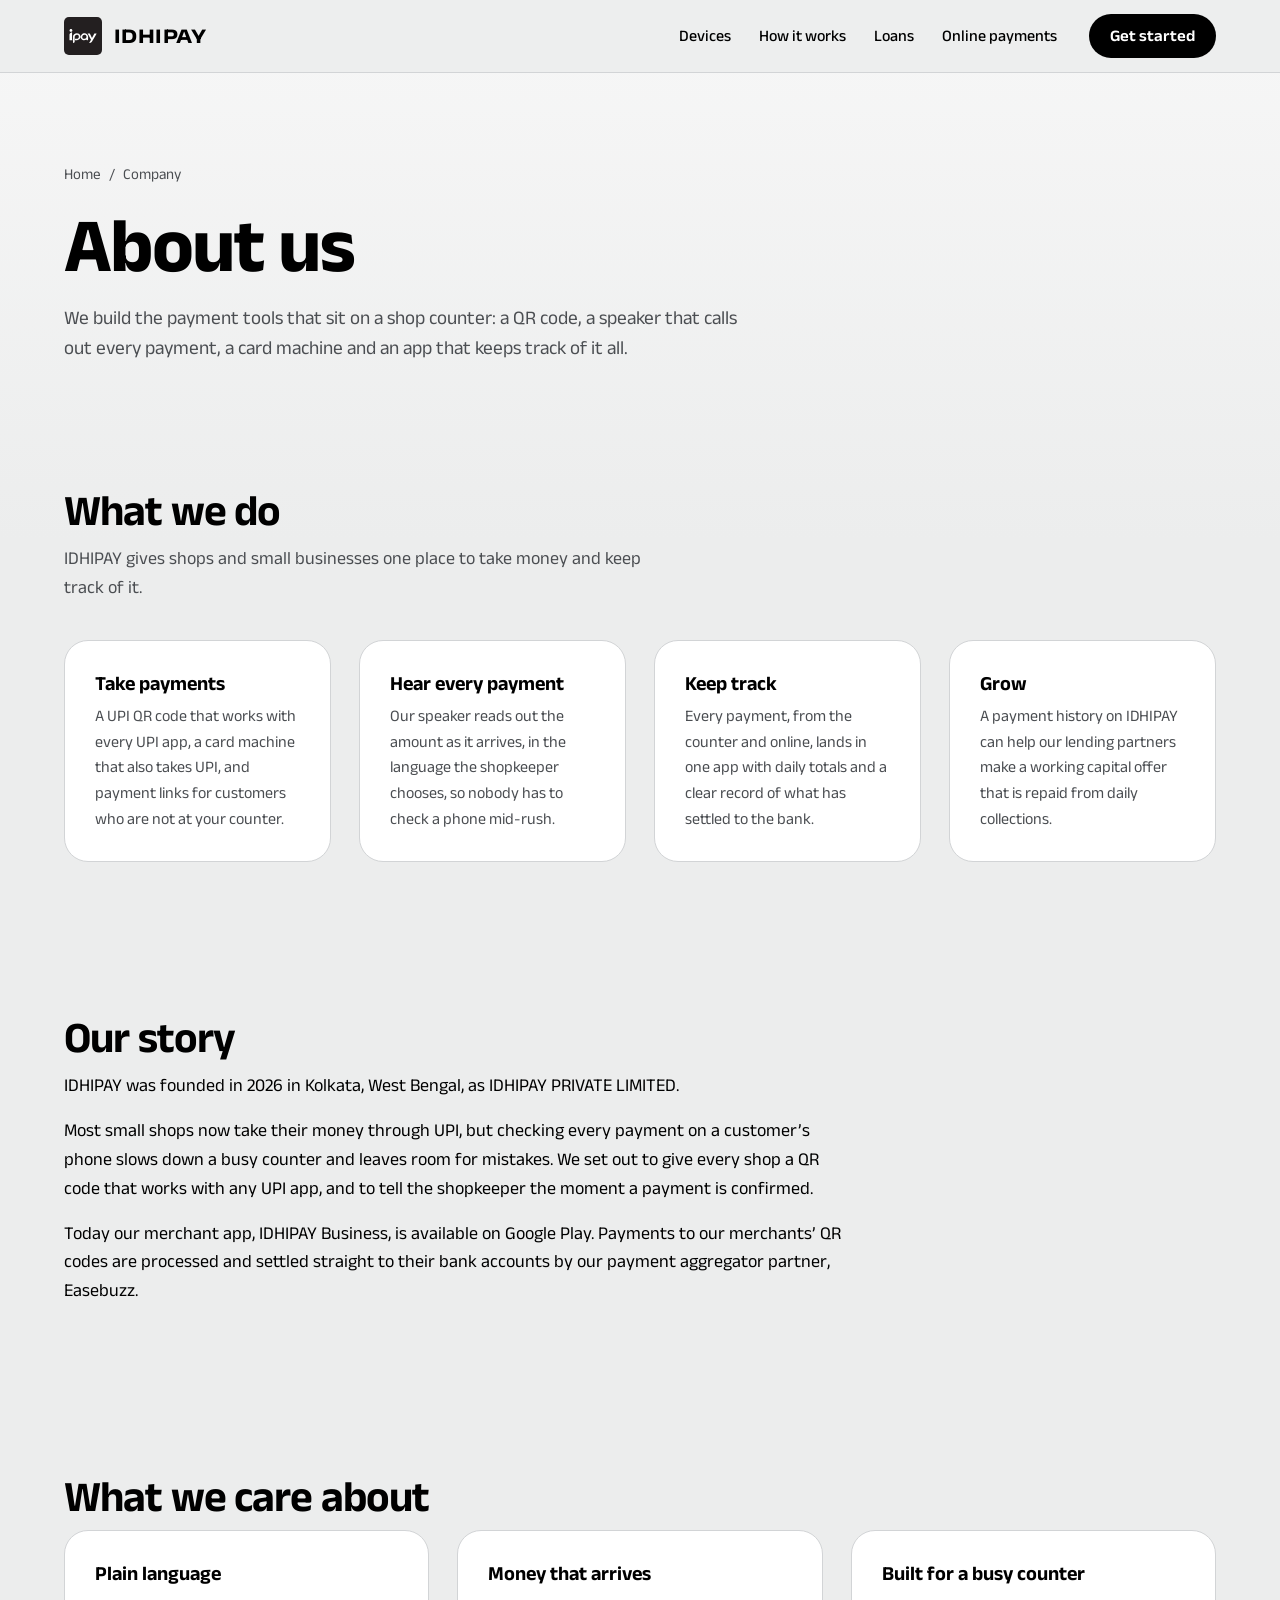
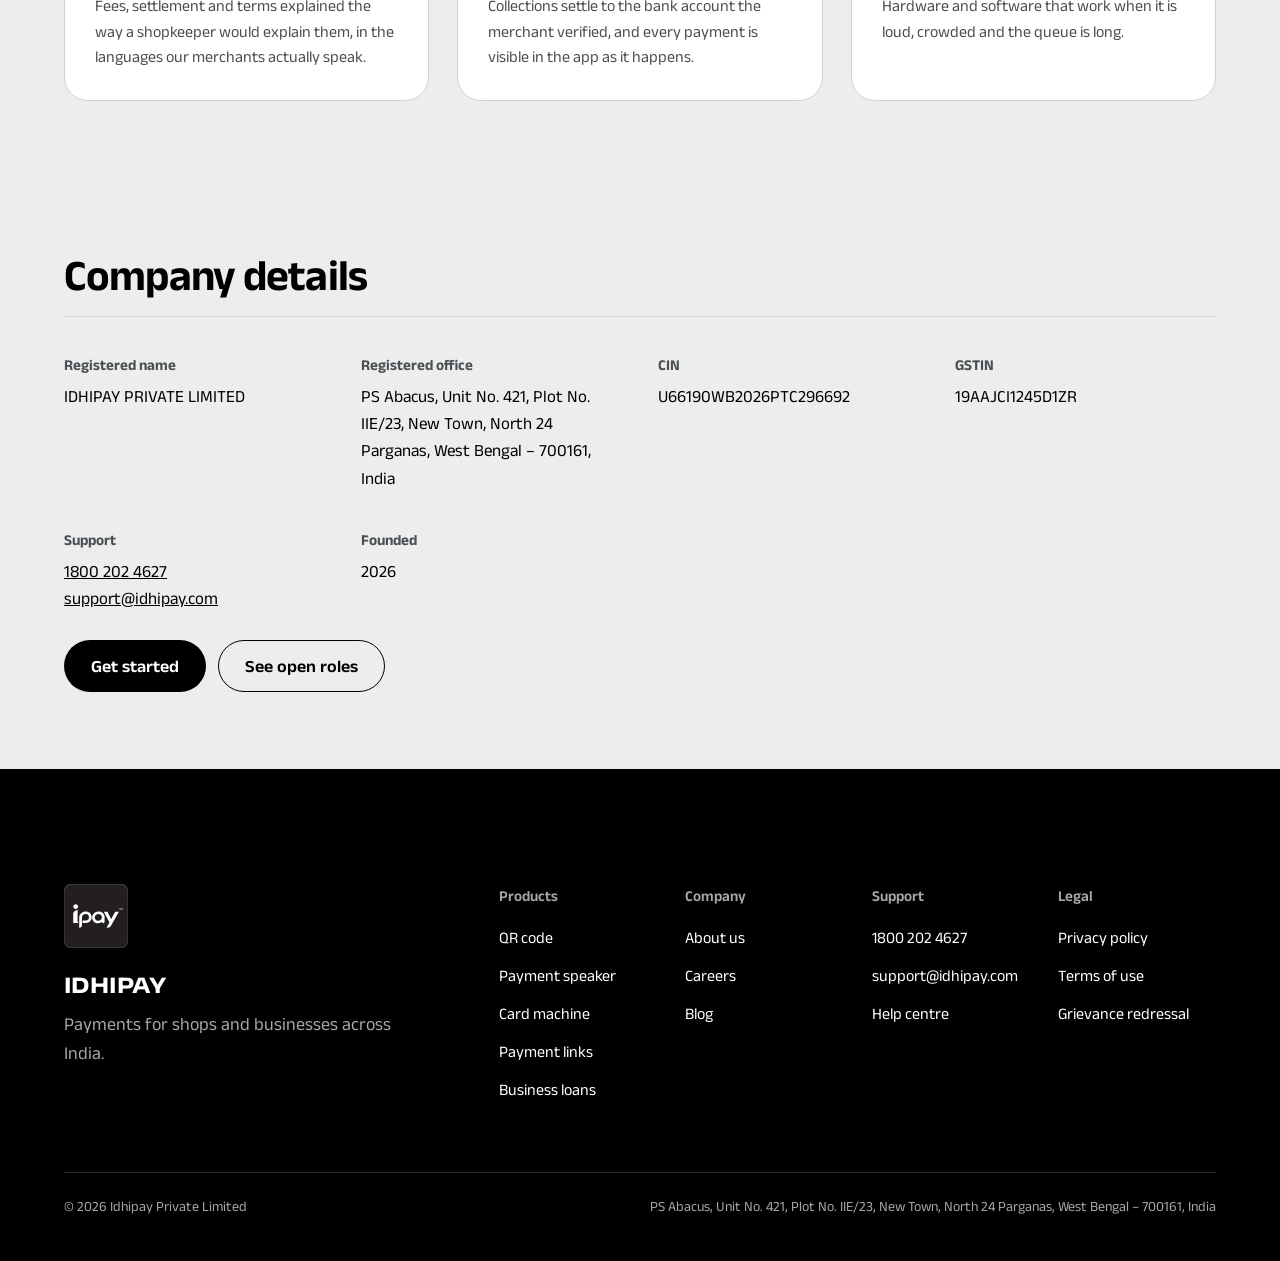
<file: about.html>
<!doctype html>
<html lang="en">
<head>
<meta charset="utf-8">
<meta name="viewport" content="width=device-width, initial-scale=1, viewport-fit=cover">
<title>About us | IDHIPAY</title>
<meta name="description" content="IDHIPAY builds payment tools for shops and small businesses across India.">
<link rel="icon" href="data:image/svg+xml,<svg xmlns='http://www.w3.org/2000/svg' viewBox='0 0 1410 1410'><rect width='1410' height='1410' rx='182' fill='%23231F20'/><path transform='translate(192 -574) scale(1.961)' fill='%23fff' d='M 209.14 860.72 C 205.42 860.73 203.52 858.34 203.52 855.18 L 203.44 660.57 C 203.42 640.03 210.84 621.24 225.87 607.27 C 230.65 602.84 235.6 598.67 241.43 595.44 L 296.24 565.04 C 296.96 564.64 299.26 565.26 299.63 566.01 L 299.32 660.2 L 299.41 821.96 C 299.42 837.82 307.95 849.45 320.23 860.46 Z M 209.14 860.72  M 311.34 497.12 C 311.34 526.63 287.42 550.54 257.91 550.54 C 228.4 550.54 204.47 526.63 204.47 497.12 C 204.47 467.6 228.4 443.68 257.91 443.68 C 287.42 443.68 311.34 467.6 311.34 497.12 '/></svg>" type="image/svg+xml">
<link rel="icon" href="[data-uri]" sizes="32x32" type="image/png">
<link rel="apple-touch-icon" href="[data-uri]" sizes="180x180">
<meta name="apple-mobile-web-app-title" content="IDHIPAY">
<meta name="theme-color" content="#ECEDED" media="(prefers-color-scheme: light)">
<meta name="theme-color" content="#121314" media="(prefers-color-scheme: dark)">
<link rel="preconnect" href="https://fonts.googleapis.com">
<link rel="preconnect" href="https://fonts.gstatic.com" crossorigin>
<link rel="stylesheet" href="https://fonts.googleapis.com/css2?family=Anek+Latin:wdth,wght@75..125,300..800&display=swap">
<link rel="stylesheet" href="page.css">
</head>
<body>
<svg width="0" height="0" style="position:absolute" aria-hidden="true" focusable="false">
  <defs>
    <symbol id="ipay-tile" viewBox="0 0 1410.09 1410.09">
      <rect width="1410.09" height="1410.09" rx="181.89" style="fill:var(--tile-bg,#231F20);stroke:var(--tile-stroke,transparent);stroke-width:28"/>
      <use href="#ipay-wordmark"/>
    </symbol>
    <symbol id="ipay-tile-lg" viewBox="0 0 1410.09 1410.09">
      <rect width="1410.09" height="1410.09" rx="181.89" style="fill:var(--tile-bg,#231F20);stroke:var(--tile-stroke,transparent);stroke-width:28"/>
      <use href="#ipay-wordmark"/>
      <use href="#ipay-tm"/>
    </symbol>
    <path id="ipay-wordmark" style="fill:var(--mark-fill,#fff)" d="M 1165.76 691.24 L 1094.48 816.56 L 1035.18 919.46 C 1020.17 945.52 992.55 962.21 963.05 965.06 L 942.24 965.45 C 941.13 965.47 939.13 964.43 938.61 963.63 C 938.01 962.72 937.75 960.34 938.51 959.03 L 1002.37 848.61 L 902.86 660.6 L 880.84 618.79 C 879.79 615.34 881.76 610.72 885.78 610.72 L 948.75 610.77 C 954.48 610.77 958.94 614.96 961.72 619.41 L 985.42 668.35 L 1038.14 778.38 L 1121.59 620.19 C 1124.64 614.4 1131.16 611.8 1136.86 610.77 L 1200.68 610.79 C 1202.48 610.79 1204.76 612.01 1205.56 613.11 C 1206.39 614.23 1207.11 617.34 1206.3 618.78 Z M 735.55 809.74 C 770.67 817.39 806.78 801.21 824.72 770.63 C 836.08 751.25 837.88 728.48 829.75 707.59 C 818.59 678.89 791.17 659.91 760.2 659.37 C 719.73 658.67 681.77 688.98 677.17 729.47 C 672.9 767.15 698.25 801.61 735.55 809.74 M 852.98 860.27 C 841.56 855.77 834.54 845.26 834.66 832.95 L 814.86 845.91 C 794.31 857.54 771.75 864.13 748.05 864.34 C 708.82 864.57 672.55 847.94 647.33 818.09 C 606.46 769.72 610.19 702.29 652.81 655.71 C 703.39 600.43 793.51 590.14 852.21 638.46 C 869.46 652.65 881.95 671.03 888.68 692.3 C 891.99 702.72 894.59 713.1 894.58 724.26 L 894.49 838.27 C 894.48 849.73 884.16 858.59 874.28 861.37 C 866.8 863.49 860.23 863.13 852.98 860.27 M 475.89 806.23 C 507.13 806.19 535.99 787.36 547.26 758.66 C 563.96 716.18 537.3 669.79 492.59 661.41 C 465.69 656.37 437.48 665.08 417.75 684.26 C 403.5 698.1 396.14 716.25 396.13 736.13 L 396.03 913.78 C 396.02 926.48 388.7 937 380.37 945.56 C 368.83 955.16 356.3 962.39 341.67 966.13 C 340.26 966.81 334.78 966.35 334.79 963.63 L 334.88 733.15 C 334.89 698.06 353.28 665.49 379.57 643.31 C 406.81 620.33 441.31 608.23 476.72 607.6 C 532.76 606.59 582.03 635.02 602.19 687.64 C 619.78 733.56 609.17 785.29 573.5 819.64 C 549.44 842.82 516.93 857.2 483.24 858.4 L 411.13 858.77 C 410.08 858.78 408.37 856.78 408.37 855.83 L 408.38 809.51 C 408.38 808.2 409.44 806.31 410.84 806.31 Z M 209.14 860.72 C 205.42 860.73 203.52 858.34 203.52 855.18 L 203.44 660.57 C 203.42 640.03 210.84 621.24 225.87 607.27 C 230.65 602.84 235.6 598.67 241.43 595.44 L 296.24 565.04 C 296.96 564.64 299.26 565.26 299.63 566.01 L 299.32 660.2 L 299.41 821.96 C 299.42 837.82 307.95 849.45 320.23 860.46 Z M 311.34 497.12 C 311.34 526.63 287.42 550.54 257.91 550.54 C 228.4 550.54 204.47 526.63 204.47 497.12 C 204.47 467.6 228.4 443.68 257.91 443.68 C 287.42 443.68 311.34 467.6 311.34 497.12"/>
    <path id="ipay-tm" style="fill:var(--mark-fill,#fff)" d="M 1289.46 532.33 L 1289.46 566.24 L 1281.57 566.24 L 1281.37 543.31 L 1271.84 566.24 L 1265.96 566.24 L 1256.52 542.83 L 1256.52 566.24 L 1248.72 566.24 L 1248.72 532.33 L 1259.89 532.33 L 1269.14 556.13 L 1278.87 532.33 Z M 1219.53 532.33 L 1243.13 532.33 L 1243.13 538.88 L 1235.52 538.88 L 1235.61 566.24 L 1226.95 566.24 L 1227.13 538.88 L 1219.53 538.88 Z"/>
  </defs>
</svg>
<header class="site-header">
  <nav class="nav" aria-label="Main">
    <a class="brand" href="index.html">
      <svg class="tile" viewBox="0 0 1410.09 1410.09" aria-hidden="true" focusable="false"><use href="#ipay-tile"/></svg>
      <span>IDHIPAY</span>
    </a>
    <ul class="nav-links">
      <li><a href="index.html#qr">Devices</a></li>
      <li><a href="index.html#how-it-works">How it works</a></li>
      <li><a href="index.html#loans">Loans</a></li>
      <li><a href="index.html#online">Online payments</a></li>
    </ul>
    <a class="btn nav-cta" href="index.html#start">Get started</a>
    <button class="menu-toggle" type="button" aria-expanded="false" aria-controls="mobile-menu" aria-label="Open menu">
      <svg class="i-open" width="24" height="24" viewBox="0 0 24 24" fill="none" stroke="currentColor" stroke-width="2" stroke-linecap="round" aria-hidden="true"><path d="M4 8h16M4 16h16"/></svg>
      <svg class="i-close" width="24" height="24" viewBox="0 0 24 24" fill="none" stroke="currentColor" stroke-width="2" stroke-linecap="round" aria-hidden="true"><path d="M6 6l12 12M18 6L6 18"/></svg>
    </button>
  </nav>
  <div class="mobile-menu" id="mobile-menu" hidden>
    <ul>
      <li><a href="index.html#qr">Devices</a></li>
      <li><a href="index.html#how-it-works">How it works</a></li>
      <li><a href="index.html#loans">Loans</a></li>
      <li><a href="index.html#online">Online payments</a></li>
      <li><a href="index.html#start">Get started</a></li>
    </ul>
  </div>
</header>
<main id="top">
  <section class="page-head">
    <div class="wrap">
      <p class="crumb"><a href="index.html">Home</a> <span aria-hidden="true">/</span> Company</p>
      <h1 class="page-title">About us</h1>
      <p class="page-lede">We build the payment tools that sit on a shop counter: a QR code, a speaker that calls out every payment, a card machine and an app that keeps track of it all.</p>
    </div>
  </section>
  <section class="section">
    <div class="wrap">
      <h2 class="section-title">What we do</h2>
      <p class="section-lede">IDHIPAY gives shops and small businesses one place to take money and keep track of it.</p>
      <ul class="cards" role="list">
        <li class="card"><h3>Take payments</h3><p>A UPI QR code that works with every UPI app, a card machine that also takes UPI, and payment links for customers who are not at your counter.</p></li>
        <li class="card"><h3>Hear every payment</h3><p>Our speaker reads out the amount as it arrives, in the language the shopkeeper chooses, so nobody has to check a phone mid-rush.</p></li>
        <li class="card"><h3>Keep track</h3><p>Every payment, from the counter and online, lands in one app with daily totals and a clear record of what has settled to the bank.</p></li>
        <li class="card"><h3>Grow</h3><p>A payment history on IDHIPAY can help our lending partners make a working capital offer that is repaid from daily collections.</p></li>
      </ul>
    </div>
  </section>

  <section class="section">
    <div class="wrap">
      <h2 class="section-title">Our story</h2>
      <div class="prose-body">
        <p>IDHIPAY was founded in 2026 in Kolkata, West Bengal, as IDHIPAY PRIVATE LIMITED.</p>
        <p>Most small shops now take their money through UPI, but checking every payment on a customer&rsquo;s phone slows down a busy counter and leaves room for mistakes. We set out to give every shop a QR code that works with any UPI app, and to tell the shopkeeper the moment a payment is confirmed.</p>
        <p>Today our merchant app, IDHIPAY Business, is available on Google Play. Payments to our merchants&rsquo; QR codes are processed and settled straight to their bank accounts by our payment aggregator partner, Easebuzz.</p>
      </div>
    </div>
  </section>

  <section class="section">
    <div class="wrap">
      <h2 class="section-title">What we care about</h2>
      <ul class="cards" role="list">
        <li class="card"><h3>Plain language</h3><p>Fees, settlement and terms explained the way a shopkeeper would explain them, in the languages our merchants actually speak.</p></li>
        <li class="card"><h3>Money that arrives</h3><p>Collections settle to the bank account the merchant verified, and every payment is visible in the app as it happens.</p></li>
        <li class="card"><h3>Built for a busy counter</h3><p>Hardware and software that work when it is loud, crowded and the queue is long.</p></li>
      </ul>
    </div>
  </section>

  <section class="section">
    <div class="wrap">
      <h2 class="section-title">Company details</h2>
      <dl class="facts">
        <div><dt>Registered name</dt><dd>IDHIPAY PRIVATE LIMITED</dd></div>
        <div><dt>Registered office</dt><dd>PS Abacus, Unit No. 421, Plot No. IIE/23, New Town, North 24 Parganas, West Bengal &ndash; 700161, India</dd></div>
        <div><dt>CIN</dt><dd>U66190WB2026PTC296692</dd></div>
        <div><dt>GSTIN</dt><dd>19AAJCI1245D1ZR</dd></div>
        <div><dt>Support</dt><dd><a href="tel:18002024627">1800 202 4627</a><br><a href="mailto:support@idhipay.com">support@idhipay.com</a></dd></div>
        <div><dt>Founded</dt><dd>2026</dd></div>
      </dl>
      <div class="contact-strip">
        <a class="btn" href="index.html#start">Get started</a>
        <a class="btn btn-ghost" href="careers.html">See open roles</a>
      </div>
    </div>
  </section>
</main>
<footer class="site-footer">
  <div class="wrap">
    <div class="footer-top">
      <div class="footer-brand">
        <svg class="tile" viewBox="0 0 1410.09 1410.09" aria-hidden="true" focusable="false"><use href="#ipay-tile-lg"/></svg>
        <p class="f-name">IDHIPAY</p>
        <p class="f-line">Payments for shops and businesses across India.</p>
      </div>
      <nav class="footer-cols" aria-label="Footer">
        <div>
          <h3>Products</h3>
          <ul>
            <li><a href="index.html#qr">QR code</a></li>
            <li><a href="index.html#speaker">Payment speaker</a></li>
            <li><a href="index.html#card-machine">Card machine</a></li>
            <li><a href="index.html#online">Payment links</a></li>
            <li><a href="index.html#loans">Business loans</a></li>
          </ul>
        </div>
        <div>
          <h3>Company</h3>
          <ul>
            <li><a href="about.html">About us</a></li>
            <li><a href="careers.html">Careers</a></li>
            <li><a href="blog.html">Blog</a></li>
          </ul>
        </div>
        <div>
          <h3>Support</h3>
          <ul>
            <li><a href="tel:18002024627">1800 202 4627</a></li>
            <li><a href="mailto:support@idhipay.com">support@idhipay.com</a></li>
            <li><a href="grievance.html">Help centre</a></li>
          </ul>
        </div>
        <div>
          <h3>Legal</h3>
          <ul>
            <li><a href="privacy.html">Privacy policy</a></li>
            <li><a href="terms.html">Terms of use</a></li>
            <li><a href="grievance.html">Grievance redressal</a></li>
          </ul>
        </div>
      </nav>
    </div>
    <div class="f-legal">
      <p>&copy; 2026 Idhipay Private Limited</p>
      <address>PS Abacus, Unit No. 421, Plot No. IIE/23, New Town, North 24 Parganas, West Bengal &ndash; 700161, India</address>
    </div>
  </div>
</footer>
<script>
(() => {
  const btn = document.querySelector('.menu-toggle');
  const menu = document.getElementById('mobile-menu');
  const set = open => {
    btn.setAttribute('aria-expanded', String(open));
    btn.setAttribute('aria-label', open ? 'Close menu' : 'Open menu');
    menu.hidden = !open;
  };
  btn.addEventListener('click', () => set(btn.getAttribute('aria-expanded') !== 'true'));
  document.addEventListener('keydown', e => {
    if (e.key === 'Escape' && btn.getAttribute('aria-expanded') === 'true') { set(false); btn.focus(); }
  });
})();
</script>
</body>
</html>
</file>
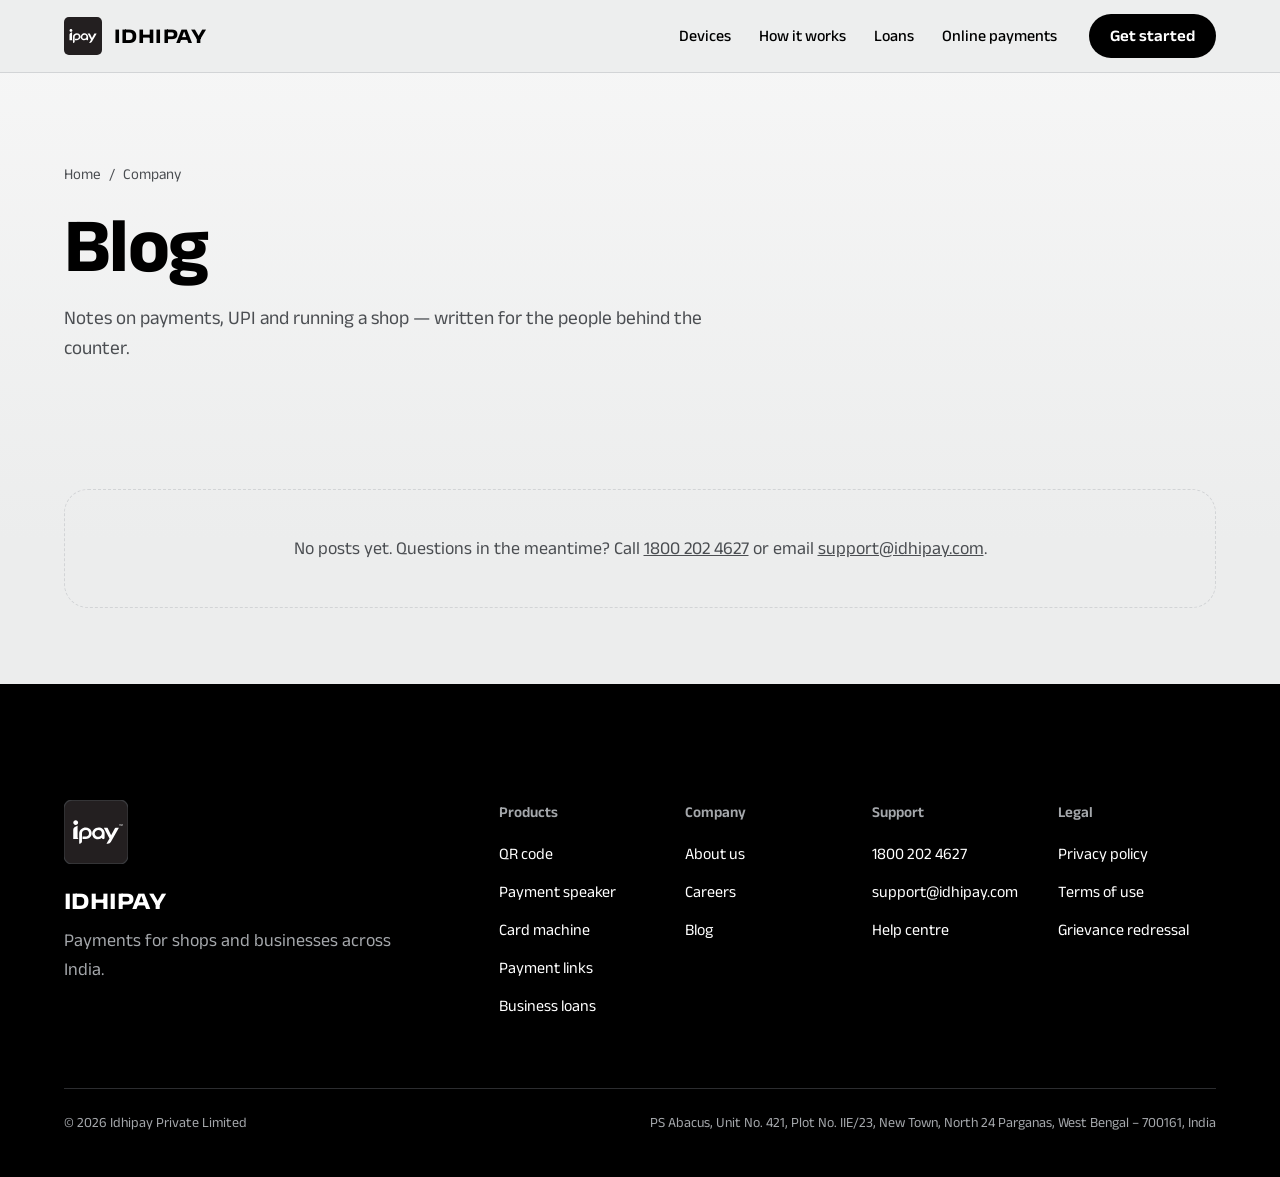
<file: blog.html>
<!doctype html>
<html lang="en">
<head>
<meta charset="utf-8">
<meta name="viewport" content="width=device-width, initial-scale=1, viewport-fit=cover">
<title>Blog | IDHIPAY</title>
<meta name="description" content="Notes on payments, UPI and running a business from the IDHIPAY team.">
<link rel="icon" href="data:image/svg+xml,<svg xmlns='http://www.w3.org/2000/svg' viewBox='0 0 1410 1410'><rect width='1410' height='1410' rx='182' fill='%23231F20'/><path transform='translate(192 -574) scale(1.961)' fill='%23fff' d='M 209.14 860.72 C 205.42 860.73 203.52 858.34 203.52 855.18 L 203.44 660.57 C 203.42 640.03 210.84 621.24 225.87 607.27 C 230.65 602.84 235.6 598.67 241.43 595.44 L 296.24 565.04 C 296.96 564.64 299.26 565.26 299.63 566.01 L 299.32 660.2 L 299.41 821.96 C 299.42 837.82 307.95 849.45 320.23 860.46 Z M 209.14 860.72  M 311.34 497.12 C 311.34 526.63 287.42 550.54 257.91 550.54 C 228.4 550.54 204.47 526.63 204.47 497.12 C 204.47 467.6 228.4 443.68 257.91 443.68 C 287.42 443.68 311.34 467.6 311.34 497.12 '/></svg>" type="image/svg+xml">
<link rel="icon" href="[data-uri]" sizes="32x32" type="image/png">
<link rel="apple-touch-icon" href="[data-uri]" sizes="180x180">
<meta name="apple-mobile-web-app-title" content="IDHIPAY">
<meta name="theme-color" content="#ECEDED" media="(prefers-color-scheme: light)">
<meta name="theme-color" content="#121314" media="(prefers-color-scheme: dark)">
<link rel="preconnect" href="https://fonts.googleapis.com">
<link rel="preconnect" href="https://fonts.gstatic.com" crossorigin>
<link rel="stylesheet" href="https://fonts.googleapis.com/css2?family=Anek+Latin:wdth,wght@75..125,300..800&display=swap">
<link rel="stylesheet" href="page.css">
</head>
<body>
<svg width="0" height="0" style="position:absolute" aria-hidden="true" focusable="false">
  <defs>
    <symbol id="ipay-tile" viewBox="0 0 1410.09 1410.09">
      <rect width="1410.09" height="1410.09" rx="181.89" style="fill:var(--tile-bg,#231F20);stroke:var(--tile-stroke,transparent);stroke-width:28"/>
      <use href="#ipay-wordmark"/>
    </symbol>
    <symbol id="ipay-tile-lg" viewBox="0 0 1410.09 1410.09">
      <rect width="1410.09" height="1410.09" rx="181.89" style="fill:var(--tile-bg,#231F20);stroke:var(--tile-stroke,transparent);stroke-width:28"/>
      <use href="#ipay-wordmark"/>
      <use href="#ipay-tm"/>
    </symbol>
    <path id="ipay-wordmark" style="fill:var(--mark-fill,#fff)" d="M 1165.76 691.24 L 1094.48 816.56 L 1035.18 919.46 C 1020.17 945.52 992.55 962.21 963.05 965.06 L 942.24 965.45 C 941.13 965.47 939.13 964.43 938.61 963.63 C 938.01 962.72 937.75 960.34 938.51 959.03 L 1002.37 848.61 L 902.86 660.6 L 880.84 618.79 C 879.79 615.34 881.76 610.72 885.78 610.72 L 948.75 610.77 C 954.48 610.77 958.94 614.96 961.72 619.41 L 985.42 668.35 L 1038.14 778.38 L 1121.59 620.19 C 1124.64 614.4 1131.16 611.8 1136.86 610.77 L 1200.68 610.79 C 1202.48 610.79 1204.76 612.01 1205.56 613.11 C 1206.39 614.23 1207.11 617.34 1206.3 618.78 Z M 735.55 809.74 C 770.67 817.39 806.78 801.21 824.72 770.63 C 836.08 751.25 837.88 728.48 829.75 707.59 C 818.59 678.89 791.17 659.91 760.2 659.37 C 719.73 658.67 681.77 688.98 677.17 729.47 C 672.9 767.15 698.25 801.61 735.55 809.74 M 852.98 860.27 C 841.56 855.77 834.54 845.26 834.66 832.95 L 814.86 845.91 C 794.31 857.54 771.75 864.13 748.05 864.34 C 708.82 864.57 672.55 847.94 647.33 818.09 C 606.46 769.72 610.19 702.29 652.81 655.71 C 703.39 600.43 793.51 590.14 852.21 638.46 C 869.46 652.65 881.95 671.03 888.68 692.3 C 891.99 702.72 894.59 713.1 894.58 724.26 L 894.49 838.27 C 894.48 849.73 884.16 858.59 874.28 861.37 C 866.8 863.49 860.23 863.13 852.98 860.27 M 475.89 806.23 C 507.13 806.19 535.99 787.36 547.26 758.66 C 563.96 716.18 537.3 669.79 492.59 661.41 C 465.69 656.37 437.48 665.08 417.75 684.26 C 403.5 698.1 396.14 716.25 396.13 736.13 L 396.03 913.78 C 396.02 926.48 388.7 937 380.37 945.56 C 368.83 955.16 356.3 962.39 341.67 966.13 C 340.26 966.81 334.78 966.35 334.79 963.63 L 334.88 733.15 C 334.89 698.06 353.28 665.49 379.57 643.31 C 406.81 620.33 441.31 608.23 476.72 607.6 C 532.76 606.59 582.03 635.02 602.19 687.64 C 619.78 733.56 609.17 785.29 573.5 819.64 C 549.44 842.82 516.93 857.2 483.24 858.4 L 411.13 858.77 C 410.08 858.78 408.37 856.78 408.37 855.83 L 408.38 809.51 C 408.38 808.2 409.44 806.31 410.84 806.31 Z M 209.14 860.72 C 205.42 860.73 203.52 858.34 203.52 855.18 L 203.44 660.57 C 203.42 640.03 210.84 621.24 225.87 607.27 C 230.65 602.84 235.6 598.67 241.43 595.44 L 296.24 565.04 C 296.96 564.64 299.26 565.26 299.63 566.01 L 299.32 660.2 L 299.41 821.96 C 299.42 837.82 307.95 849.45 320.23 860.46 Z M 311.34 497.12 C 311.34 526.63 287.42 550.54 257.91 550.54 C 228.4 550.54 204.47 526.63 204.47 497.12 C 204.47 467.6 228.4 443.68 257.91 443.68 C 287.42 443.68 311.34 467.6 311.34 497.12"/>
    <path id="ipay-tm" style="fill:var(--mark-fill,#fff)" d="M 1289.46 532.33 L 1289.46 566.24 L 1281.57 566.24 L 1281.37 543.31 L 1271.84 566.24 L 1265.96 566.24 L 1256.52 542.83 L 1256.52 566.24 L 1248.72 566.24 L 1248.72 532.33 L 1259.89 532.33 L 1269.14 556.13 L 1278.87 532.33 Z M 1219.53 532.33 L 1243.13 532.33 L 1243.13 538.88 L 1235.52 538.88 L 1235.61 566.24 L 1226.95 566.24 L 1227.13 538.88 L 1219.53 538.88 Z"/>
  </defs>
</svg>
<header class="site-header">
  <nav class="nav" aria-label="Main">
    <a class="brand" href="index.html">
      <svg class="tile" viewBox="0 0 1410.09 1410.09" aria-hidden="true" focusable="false"><use href="#ipay-tile"/></svg>
      <span>IDHIPAY</span>
    </a>
    <ul class="nav-links">
      <li><a href="index.html#qr">Devices</a></li>
      <li><a href="index.html#how-it-works">How it works</a></li>
      <li><a href="index.html#loans">Loans</a></li>
      <li><a href="index.html#online">Online payments</a></li>
    </ul>
    <a class="btn nav-cta" href="index.html#start">Get started</a>
    <button class="menu-toggle" type="button" aria-expanded="false" aria-controls="mobile-menu" aria-label="Open menu">
      <svg class="i-open" width="24" height="24" viewBox="0 0 24 24" fill="none" stroke="currentColor" stroke-width="2" stroke-linecap="round" aria-hidden="true"><path d="M4 8h16M4 16h16"/></svg>
      <svg class="i-close" width="24" height="24" viewBox="0 0 24 24" fill="none" stroke="currentColor" stroke-width="2" stroke-linecap="round" aria-hidden="true"><path d="M6 6l12 12M18 6L6 18"/></svg>
    </button>
  </nav>
  <div class="mobile-menu" id="mobile-menu" hidden>
    <ul>
      <li><a href="index.html#qr">Devices</a></li>
      <li><a href="index.html#how-it-works">How it works</a></li>
      <li><a href="index.html#loans">Loans</a></li>
      <li><a href="index.html#online">Online payments</a></li>
      <li><a href="index.html#start">Get started</a></li>
    </ul>
  </div>
</header>
<main id="top">
  <section class="page-head">
    <div class="wrap">
      <p class="crumb"><a href="index.html">Home</a> <span aria-hidden="true">/</span> Company</p>
      <h1 class="page-title">Blog</h1>
      <p class="page-lede">Notes on payments, UPI and running a shop &mdash; written for the people behind the counter.</p>
    </div>
  </section>
  <section class="section">
    <div class="wrap">
      <p class="empty">No posts yet. Questions in the meantime? Call <a href="tel:18002024627">1800 202 4627</a> or email <a href="mailto:support@idhipay.com">support@idhipay.com</a>.</p>
    </div>
  </section>
</main>
<footer class="site-footer">
  <div class="wrap">
    <div class="footer-top">
      <div class="footer-brand">
        <svg class="tile" viewBox="0 0 1410.09 1410.09" aria-hidden="true" focusable="false"><use href="#ipay-tile-lg"/></svg>
        <p class="f-name">IDHIPAY</p>
        <p class="f-line">Payments for shops and businesses across India.</p>
      </div>
      <nav class="footer-cols" aria-label="Footer">
        <div>
          <h3>Products</h3>
          <ul>
            <li><a href="index.html#qr">QR code</a></li>
            <li><a href="index.html#speaker">Payment speaker</a></li>
            <li><a href="index.html#card-machine">Card machine</a></li>
            <li><a href="index.html#online">Payment links</a></li>
            <li><a href="index.html#loans">Business loans</a></li>
          </ul>
        </div>
        <div>
          <h3>Company</h3>
          <ul>
            <li><a href="about.html">About us</a></li>
            <li><a href="careers.html">Careers</a></li>
            <li><a href="blog.html">Blog</a></li>
          </ul>
        </div>
        <div>
          <h3>Support</h3>
          <ul>
            <li><a href="tel:18002024627">1800 202 4627</a></li>
            <li><a href="mailto:support@idhipay.com">support@idhipay.com</a></li>
            <li><a href="grievance.html">Help centre</a></li>
          </ul>
        </div>
        <div>
          <h3>Legal</h3>
          <ul>
            <li><a href="privacy.html">Privacy policy</a></li>
            <li><a href="terms.html">Terms of use</a></li>
            <li><a href="grievance.html">Grievance redressal</a></li>
          </ul>
        </div>
      </nav>
    </div>
    <div class="f-legal">
      <p>&copy; 2026 Idhipay Private Limited</p>
      <address>PS Abacus, Unit No. 421, Plot No. IIE/23, New Town, North 24 Parganas, West Bengal &ndash; 700161, India</address>
    </div>
  </div>
</footer>
<script>
(() => {
  const btn = document.querySelector('.menu-toggle');
  const menu = document.getElementById('mobile-menu');
  const set = open => {
    btn.setAttribute('aria-expanded', String(open));
    btn.setAttribute('aria-label', open ? 'Close menu' : 'Open menu');
    menu.hidden = !open;
  };
  btn.addEventListener('click', () => set(btn.getAttribute('aria-expanded') !== 'true'));
  document.addEventListener('keydown', e => {
    if (e.key === 'Escape' && btn.getAttribute('aria-expanded') === 'true') { set(false); btn.focus(); }
  });
})();
</script>
</body>
</html>
</file>
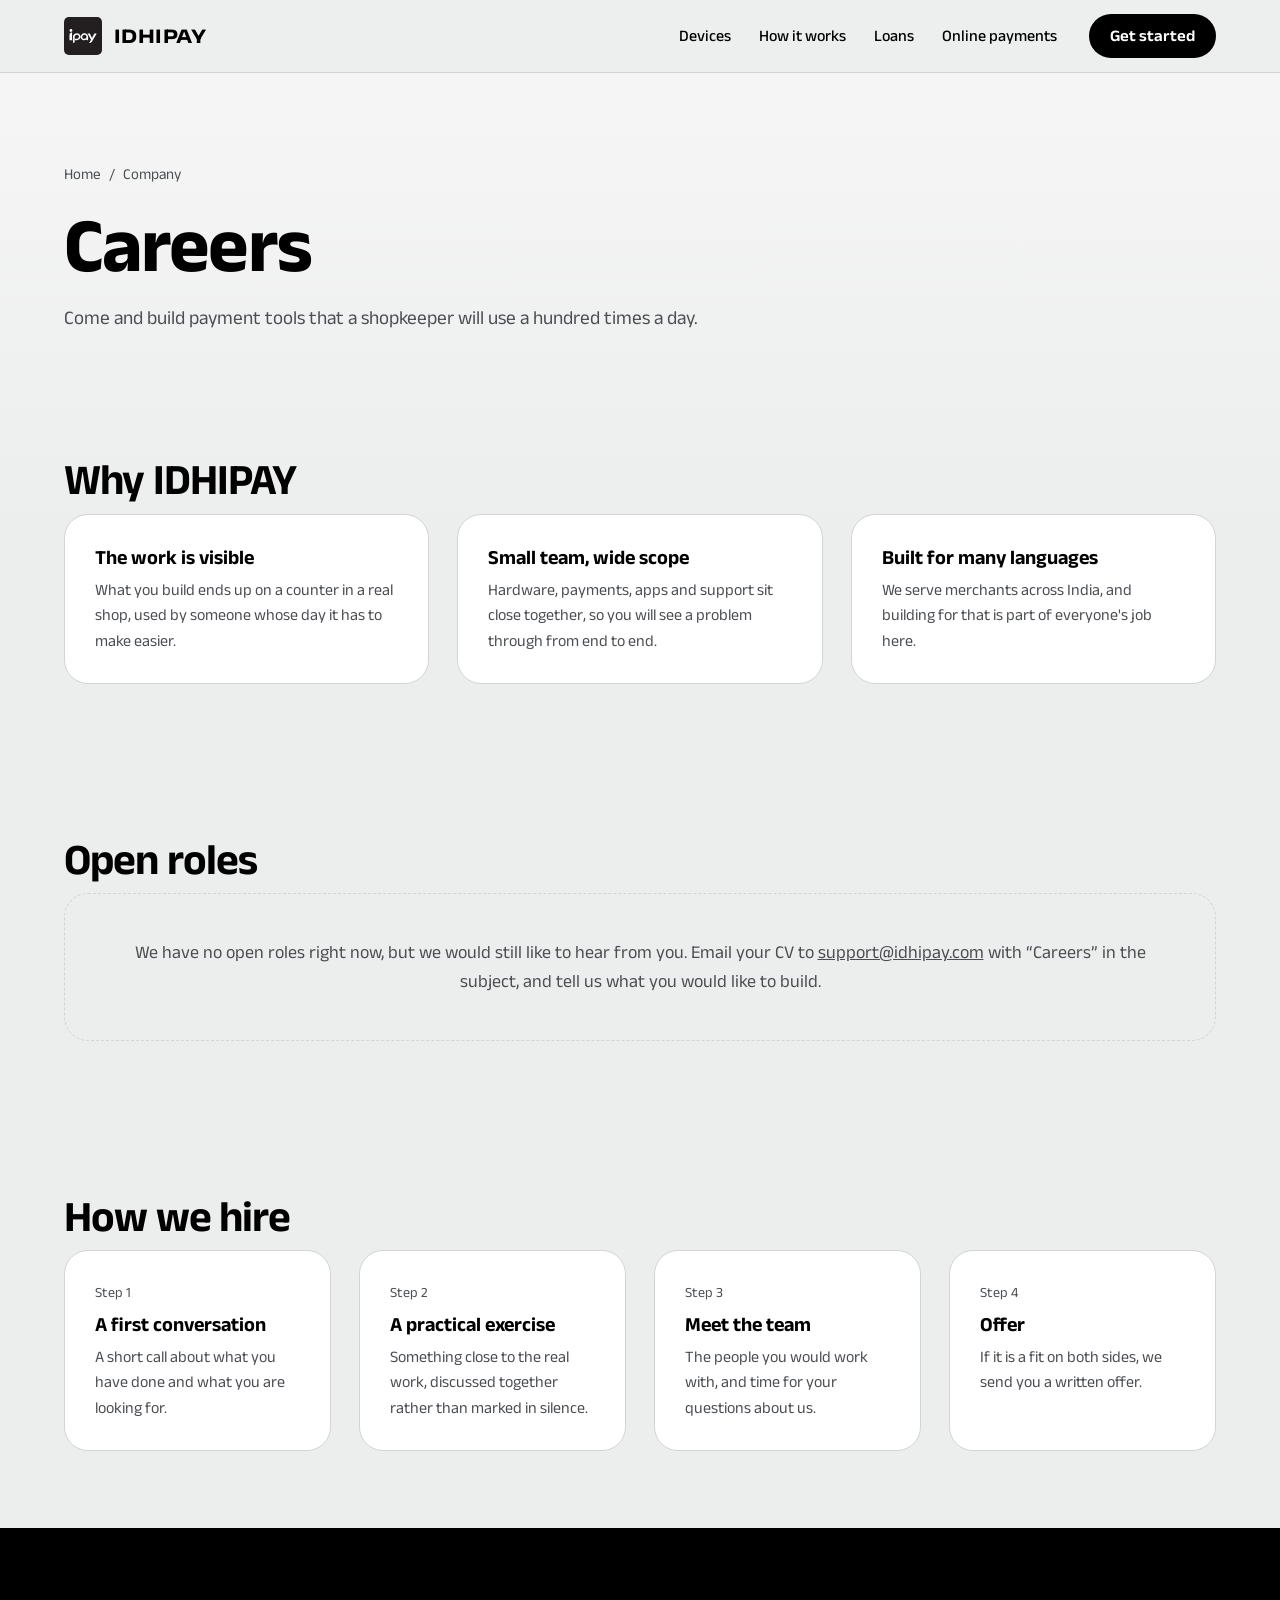
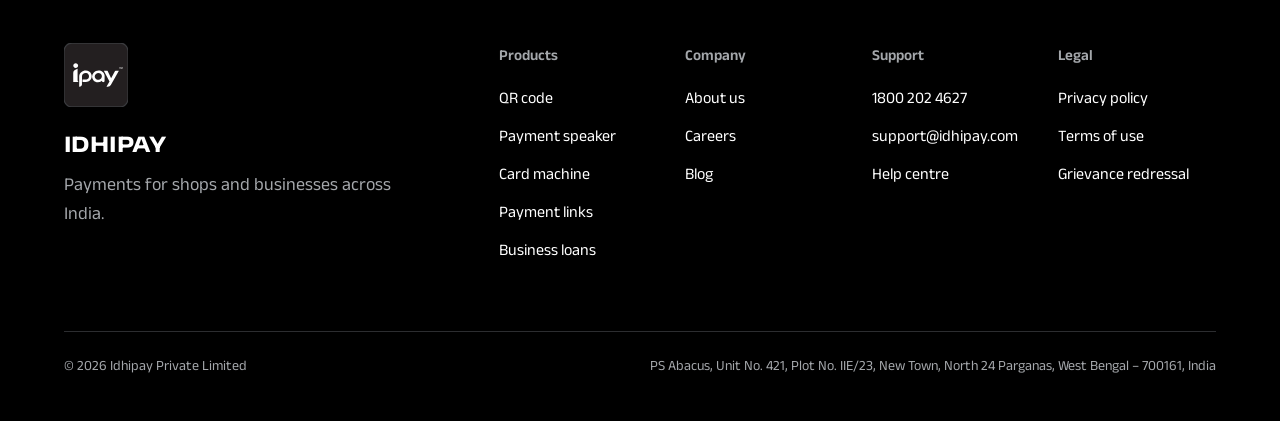
<file: careers.html>
<!doctype html>
<html lang="en">
<head>
<meta charset="utf-8">
<meta name="viewport" content="width=device-width, initial-scale=1, viewport-fit=cover">
<title>Careers | IDHIPAY</title>
<meta name="description" content="Open roles at IDHIPAY and how we hire.">
<link rel="icon" href="data:image/svg+xml,<svg xmlns='http://www.w3.org/2000/svg' viewBox='0 0 1410 1410'><rect width='1410' height='1410' rx='182' fill='%23231F20'/><path transform='translate(192 -574) scale(1.961)' fill='%23fff' d='M 209.14 860.72 C 205.42 860.73 203.52 858.34 203.52 855.18 L 203.44 660.57 C 203.42 640.03 210.84 621.24 225.87 607.27 C 230.65 602.84 235.6 598.67 241.43 595.44 L 296.24 565.04 C 296.96 564.64 299.26 565.26 299.63 566.01 L 299.32 660.2 L 299.41 821.96 C 299.42 837.82 307.95 849.45 320.23 860.46 Z M 209.14 860.72  M 311.34 497.12 C 311.34 526.63 287.42 550.54 257.91 550.54 C 228.4 550.54 204.47 526.63 204.47 497.12 C 204.47 467.6 228.4 443.68 257.91 443.68 C 287.42 443.68 311.34 467.6 311.34 497.12 '/></svg>" type="image/svg+xml">
<link rel="icon" href="[data-uri]" sizes="32x32" type="image/png">
<link rel="apple-touch-icon" href="[data-uri]" sizes="180x180">
<meta name="apple-mobile-web-app-title" content="IDHIPAY">
<meta name="theme-color" content="#ECEDED" media="(prefers-color-scheme: light)">
<meta name="theme-color" content="#121314" media="(prefers-color-scheme: dark)">
<link rel="preconnect" href="https://fonts.googleapis.com">
<link rel="preconnect" href="https://fonts.gstatic.com" crossorigin>
<link rel="stylesheet" href="https://fonts.googleapis.com/css2?family=Anek+Latin:wdth,wght@75..125,300..800&display=swap">
<link rel="stylesheet" href="page.css">
</head>
<body>
<svg width="0" height="0" style="position:absolute" aria-hidden="true" focusable="false">
  <defs>
    <symbol id="ipay-tile" viewBox="0 0 1410.09 1410.09">
      <rect width="1410.09" height="1410.09" rx="181.89" style="fill:var(--tile-bg,#231F20);stroke:var(--tile-stroke,transparent);stroke-width:28"/>
      <use href="#ipay-wordmark"/>
    </symbol>
    <symbol id="ipay-tile-lg" viewBox="0 0 1410.09 1410.09">
      <rect width="1410.09" height="1410.09" rx="181.89" style="fill:var(--tile-bg,#231F20);stroke:var(--tile-stroke,transparent);stroke-width:28"/>
      <use href="#ipay-wordmark"/>
      <use href="#ipay-tm"/>
    </symbol>
    <path id="ipay-wordmark" style="fill:var(--mark-fill,#fff)" d="M 1165.76 691.24 L 1094.48 816.56 L 1035.18 919.46 C 1020.17 945.52 992.55 962.21 963.05 965.06 L 942.24 965.45 C 941.13 965.47 939.13 964.43 938.61 963.63 C 938.01 962.72 937.75 960.34 938.51 959.03 L 1002.37 848.61 L 902.86 660.6 L 880.84 618.79 C 879.79 615.34 881.76 610.72 885.78 610.72 L 948.75 610.77 C 954.48 610.77 958.94 614.96 961.72 619.41 L 985.42 668.35 L 1038.14 778.38 L 1121.59 620.19 C 1124.64 614.4 1131.16 611.8 1136.86 610.77 L 1200.68 610.79 C 1202.48 610.79 1204.76 612.01 1205.56 613.11 C 1206.39 614.23 1207.11 617.34 1206.3 618.78 Z M 735.55 809.74 C 770.67 817.39 806.78 801.21 824.72 770.63 C 836.08 751.25 837.88 728.48 829.75 707.59 C 818.59 678.89 791.17 659.91 760.2 659.37 C 719.73 658.67 681.77 688.98 677.17 729.47 C 672.9 767.15 698.25 801.61 735.55 809.74 M 852.98 860.27 C 841.56 855.77 834.54 845.26 834.66 832.95 L 814.86 845.91 C 794.31 857.54 771.75 864.13 748.05 864.34 C 708.82 864.57 672.55 847.94 647.33 818.09 C 606.46 769.72 610.19 702.29 652.81 655.71 C 703.39 600.43 793.51 590.14 852.21 638.46 C 869.46 652.65 881.95 671.03 888.68 692.3 C 891.99 702.72 894.59 713.1 894.58 724.26 L 894.49 838.27 C 894.48 849.73 884.16 858.59 874.28 861.37 C 866.8 863.49 860.23 863.13 852.98 860.27 M 475.89 806.23 C 507.13 806.19 535.99 787.36 547.26 758.66 C 563.96 716.18 537.3 669.79 492.59 661.41 C 465.69 656.37 437.48 665.08 417.75 684.26 C 403.5 698.1 396.14 716.25 396.13 736.13 L 396.03 913.78 C 396.02 926.48 388.7 937 380.37 945.56 C 368.83 955.16 356.3 962.39 341.67 966.13 C 340.26 966.81 334.78 966.35 334.79 963.63 L 334.88 733.15 C 334.89 698.06 353.28 665.49 379.57 643.31 C 406.81 620.33 441.31 608.23 476.72 607.6 C 532.76 606.59 582.03 635.02 602.19 687.64 C 619.78 733.56 609.17 785.29 573.5 819.64 C 549.44 842.82 516.93 857.2 483.24 858.4 L 411.13 858.77 C 410.08 858.78 408.37 856.78 408.37 855.83 L 408.38 809.51 C 408.38 808.2 409.44 806.31 410.84 806.31 Z M 209.14 860.72 C 205.42 860.73 203.52 858.34 203.52 855.18 L 203.44 660.57 C 203.42 640.03 210.84 621.24 225.87 607.27 C 230.65 602.84 235.6 598.67 241.43 595.44 L 296.24 565.04 C 296.96 564.64 299.26 565.26 299.63 566.01 L 299.32 660.2 L 299.41 821.96 C 299.42 837.82 307.95 849.45 320.23 860.46 Z M 311.34 497.12 C 311.34 526.63 287.42 550.54 257.91 550.54 C 228.4 550.54 204.47 526.63 204.47 497.12 C 204.47 467.6 228.4 443.68 257.91 443.68 C 287.42 443.68 311.34 467.6 311.34 497.12"/>
    <path id="ipay-tm" style="fill:var(--mark-fill,#fff)" d="M 1289.46 532.33 L 1289.46 566.24 L 1281.57 566.24 L 1281.37 543.31 L 1271.84 566.24 L 1265.96 566.24 L 1256.52 542.83 L 1256.52 566.24 L 1248.72 566.24 L 1248.72 532.33 L 1259.89 532.33 L 1269.14 556.13 L 1278.87 532.33 Z M 1219.53 532.33 L 1243.13 532.33 L 1243.13 538.88 L 1235.52 538.88 L 1235.61 566.24 L 1226.95 566.24 L 1227.13 538.88 L 1219.53 538.88 Z"/>
  </defs>
</svg>
<header class="site-header">
  <nav class="nav" aria-label="Main">
    <a class="brand" href="index.html">
      <svg class="tile" viewBox="0 0 1410.09 1410.09" aria-hidden="true" focusable="false"><use href="#ipay-tile"/></svg>
      <span>IDHIPAY</span>
    </a>
    <ul class="nav-links">
      <li><a href="index.html#qr">Devices</a></li>
      <li><a href="index.html#how-it-works">How it works</a></li>
      <li><a href="index.html#loans">Loans</a></li>
      <li><a href="index.html#online">Online payments</a></li>
    </ul>
    <a class="btn nav-cta" href="index.html#start">Get started</a>
    <button class="menu-toggle" type="button" aria-expanded="false" aria-controls="mobile-menu" aria-label="Open menu">
      <svg class="i-open" width="24" height="24" viewBox="0 0 24 24" fill="none" stroke="currentColor" stroke-width="2" stroke-linecap="round" aria-hidden="true"><path d="M4 8h16M4 16h16"/></svg>
      <svg class="i-close" width="24" height="24" viewBox="0 0 24 24" fill="none" stroke="currentColor" stroke-width="2" stroke-linecap="round" aria-hidden="true"><path d="M6 6l12 12M18 6L6 18"/></svg>
    </button>
  </nav>
  <div class="mobile-menu" id="mobile-menu" hidden>
    <ul>
      <li><a href="index.html#qr">Devices</a></li>
      <li><a href="index.html#how-it-works">How it works</a></li>
      <li><a href="index.html#loans">Loans</a></li>
      <li><a href="index.html#online">Online payments</a></li>
      <li><a href="index.html#start">Get started</a></li>
    </ul>
  </div>
</header>
<main id="top">
  <section class="page-head">
    <div class="wrap">
      <p class="crumb"><a href="index.html">Home</a> <span aria-hidden="true">/</span> Company</p>
      <h1 class="page-title">Careers</h1>
      <p class="page-lede">Come and build payment tools that a shopkeeper will use a hundred times a day.</p>
    </div>
  </section>
  <section class="section">
    <div class="wrap">
      <h2 class="section-title">Why IDHIPAY</h2>
      <ul class="cards" role="list">
        <li class="card"><h3>The work is visible</h3><p>What you build ends up on a counter in a real shop, used by someone whose day it has to make easier.</p></li>
        <li class="card"><h3>Small team, wide scope</h3><p>Hardware, payments, apps and support sit close together, so you will see a problem through from end to end.</p></li>
        <li class="card"><h3>Built for many languages</h3><p>We serve merchants across India, and building for that is part of everyone's job here.</p></li>
      </ul>
    </div>
  </section>

  <section class="section">
    <div class="wrap">
      <h2 class="section-title">Open roles</h2>
      <p class="empty">We have no open roles right now, but we would still like to hear from you. Email your CV to <a href="mailto:support@idhipay.com?subject=Careers">support@idhipay.com</a> with &ldquo;Careers&rdquo; in the subject, and tell us what you would like to build.</p>
    </div>
  </section>

  <section class="section">
    <div class="wrap">
      <h2 class="section-title">How we hire</h2>
      <ul class="cards" role="list">
        <li class="card"><span class="card-meta">Step 1</span><h3>A first conversation</h3><p>A short call about what you have done and what you are looking for.</p></li>
        <li class="card"><span class="card-meta">Step 2</span><h3>A practical exercise</h3><p>Something close to the real work, discussed together rather than marked in silence.</p></li>
        <li class="card"><span class="card-meta">Step 3</span><h3>Meet the team</h3><p>The people you would work with, and time for your questions about us.</p></li>
        <li class="card"><span class="card-meta">Step 4</span><h3>Offer</h3><p>If it is a fit on both sides, we send you a written offer.</p></li>
      </ul>
    </div>
  </section>
</main>
<footer class="site-footer">
  <div class="wrap">
    <div class="footer-top">
      <div class="footer-brand">
        <svg class="tile" viewBox="0 0 1410.09 1410.09" aria-hidden="true" focusable="false"><use href="#ipay-tile-lg"/></svg>
        <p class="f-name">IDHIPAY</p>
        <p class="f-line">Payments for shops and businesses across India.</p>
      </div>
      <nav class="footer-cols" aria-label="Footer">
        <div>
          <h3>Products</h3>
          <ul>
            <li><a href="index.html#qr">QR code</a></li>
            <li><a href="index.html#speaker">Payment speaker</a></li>
            <li><a href="index.html#card-machine">Card machine</a></li>
            <li><a href="index.html#online">Payment links</a></li>
            <li><a href="index.html#loans">Business loans</a></li>
          </ul>
        </div>
        <div>
          <h3>Company</h3>
          <ul>
            <li><a href="about.html">About us</a></li>
            <li><a href="careers.html">Careers</a></li>
            <li><a href="blog.html">Blog</a></li>
          </ul>
        </div>
        <div>
          <h3>Support</h3>
          <ul>
            <li><a href="tel:18002024627">1800 202 4627</a></li>
            <li><a href="mailto:support@idhipay.com">support@idhipay.com</a></li>
            <li><a href="grievance.html">Help centre</a></li>
          </ul>
        </div>
        <div>
          <h3>Legal</h3>
          <ul>
            <li><a href="privacy.html">Privacy policy</a></li>
            <li><a href="terms.html">Terms of use</a></li>
            <li><a href="grievance.html">Grievance redressal</a></li>
          </ul>
        </div>
      </nav>
    </div>
    <div class="f-legal">
      <p>&copy; 2026 Idhipay Private Limited</p>
      <address>PS Abacus, Unit No. 421, Plot No. IIE/23, New Town, North 24 Parganas, West Bengal &ndash; 700161, India</address>
    </div>
  </div>
</footer>
<script>
(() => {
  const btn = document.querySelector('.menu-toggle');
  const menu = document.getElementById('mobile-menu');
  const set = open => {
    btn.setAttribute('aria-expanded', String(open));
    btn.setAttribute('aria-label', open ? 'Close menu' : 'Open menu');
    menu.hidden = !open;
  };
  btn.addEventListener('click', () => set(btn.getAttribute('aria-expanded') !== 'true'));
  document.addEventListener('keydown', e => {
    if (e.key === 'Escape' && btn.getAttribute('aria-expanded') === 'true') { set(false); btn.focus(); }
  });
})();
</script>
</body>
</html>
</file>
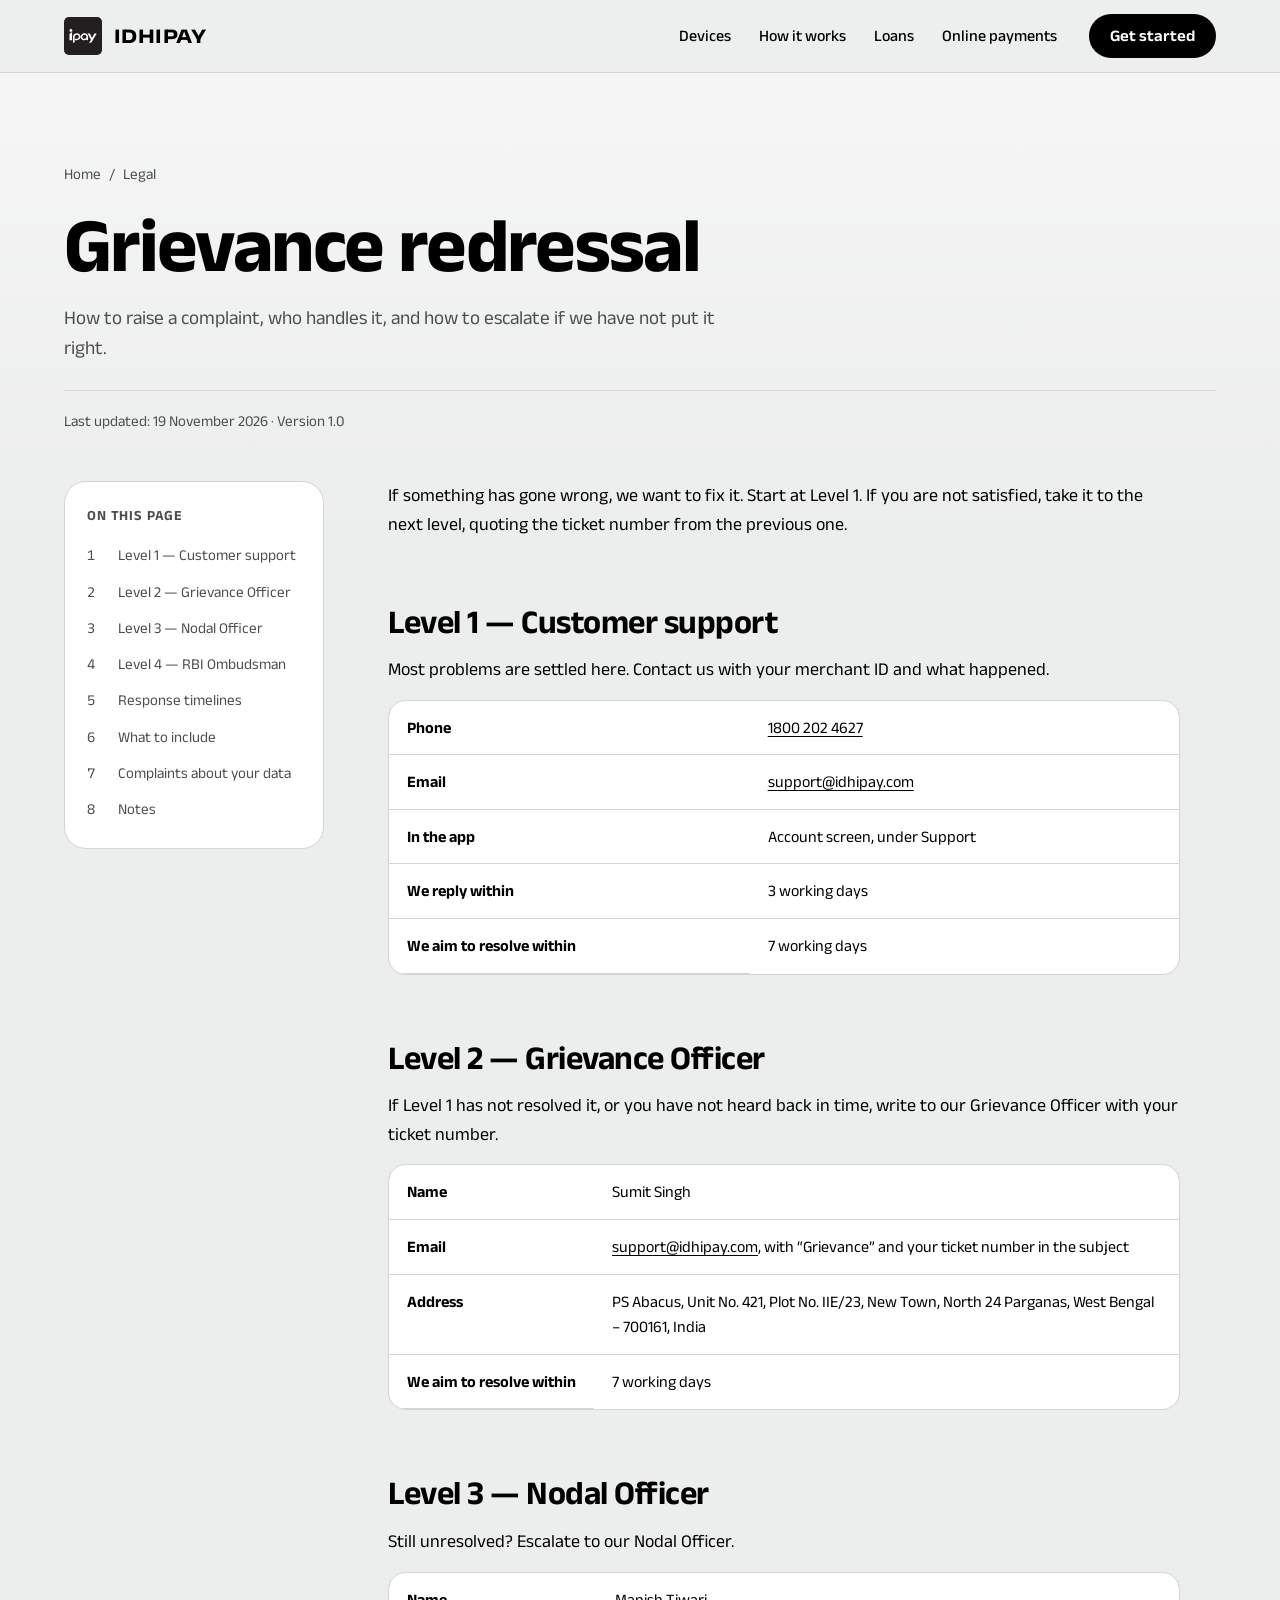
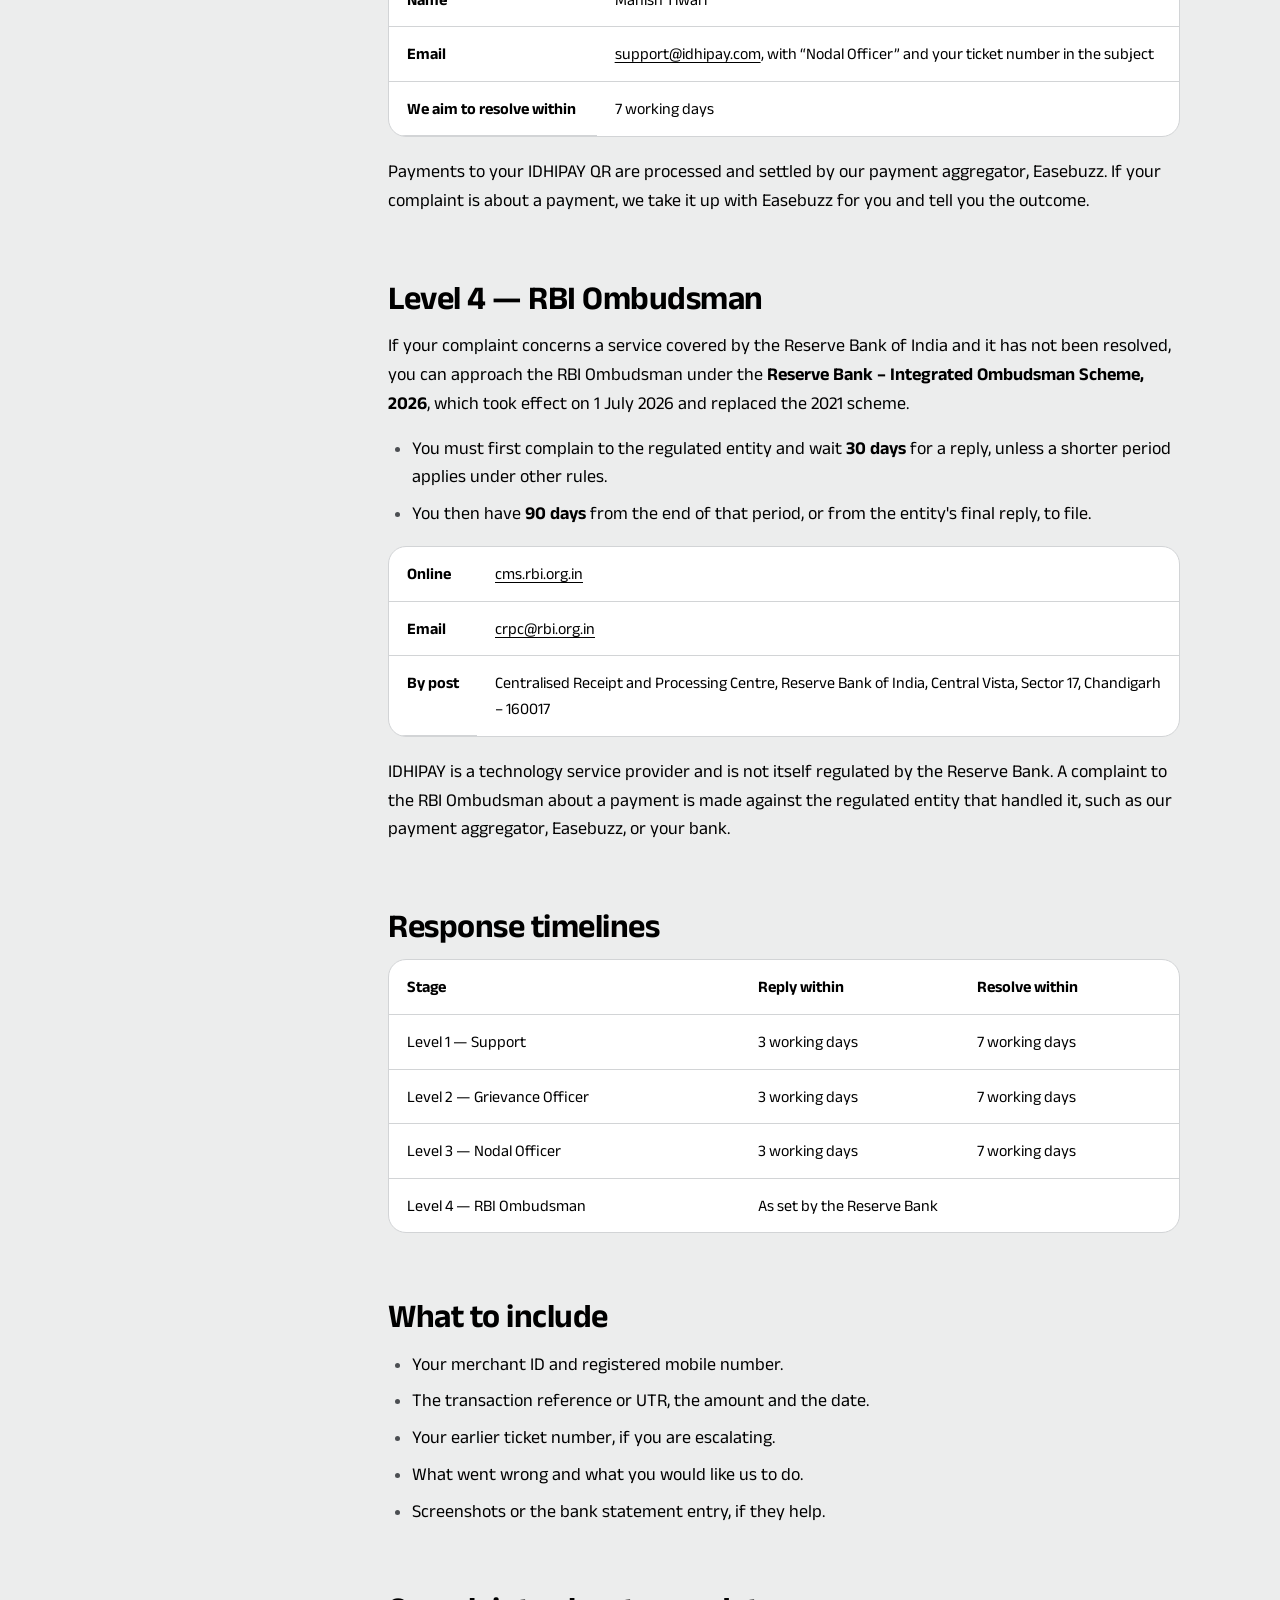
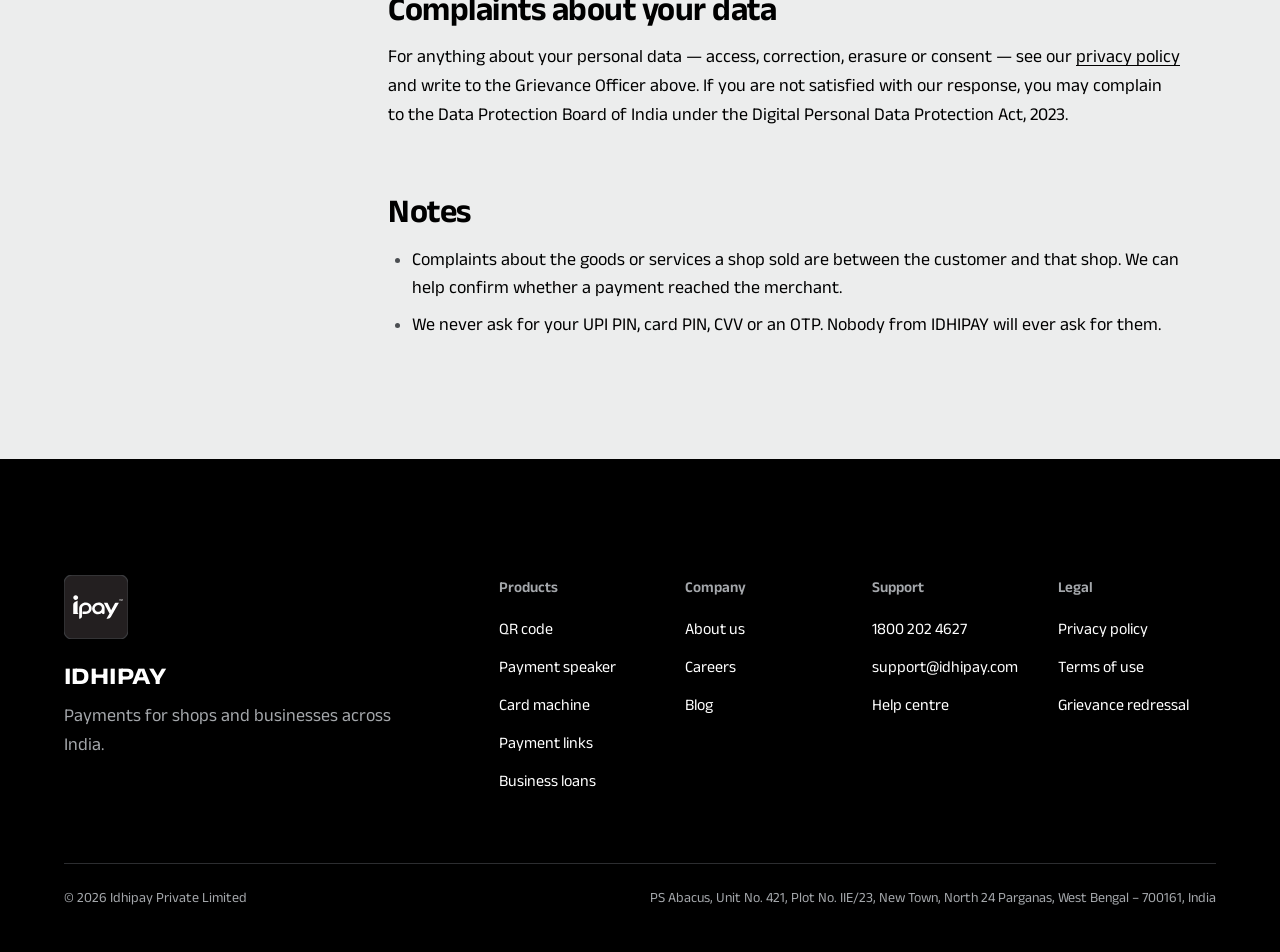
<file: grievance.html>
<!doctype html>
<html lang="en">
<head>
<meta charset="utf-8">
<meta name="viewport" content="width=device-width, initial-scale=1, viewport-fit=cover">
<title>Grievance redressal | IDHIPAY</title>
<meta name="description" content="How to raise a complaint with IDHIPAY and how to escalate it.">
<link rel="icon" href="data:image/svg+xml,<svg xmlns='http://www.w3.org/2000/svg' viewBox='0 0 1410 1410'><rect width='1410' height='1410' rx='182' fill='%23231F20'/><path transform='translate(192 -574) scale(1.961)' fill='%23fff' d='M 209.14 860.72 C 205.42 860.73 203.52 858.34 203.52 855.18 L 203.44 660.57 C 203.42 640.03 210.84 621.24 225.87 607.27 C 230.65 602.84 235.6 598.67 241.43 595.44 L 296.24 565.04 C 296.96 564.64 299.26 565.26 299.63 566.01 L 299.32 660.2 L 299.41 821.96 C 299.42 837.82 307.95 849.45 320.23 860.46 Z M 209.14 860.72  M 311.34 497.12 C 311.34 526.63 287.42 550.54 257.91 550.54 C 228.4 550.54 204.47 526.63 204.47 497.12 C 204.47 467.6 228.4 443.68 257.91 443.68 C 287.42 443.68 311.34 467.6 311.34 497.12 '/></svg>" type="image/svg+xml">
<link rel="icon" href="[data-uri]" sizes="32x32" type="image/png">
<link rel="apple-touch-icon" href="[data-uri]" sizes="180x180">
<meta name="apple-mobile-web-app-title" content="IDHIPAY">
<meta name="theme-color" content="#ECEDED" media="(prefers-color-scheme: light)">
<meta name="theme-color" content="#121314" media="(prefers-color-scheme: dark)">
<link rel="preconnect" href="https://fonts.googleapis.com">
<link rel="preconnect" href="https://fonts.gstatic.com" crossorigin>
<link rel="stylesheet" href="https://fonts.googleapis.com/css2?family=Anek+Latin:wdth,wght@75..125,300..800&display=swap">
<link rel="stylesheet" href="page.css">
</head>
<body>
<svg width="0" height="0" style="position:absolute" aria-hidden="true" focusable="false">
  <defs>
    <symbol id="ipay-tile" viewBox="0 0 1410.09 1410.09">
      <rect width="1410.09" height="1410.09" rx="181.89" style="fill:var(--tile-bg,#231F20);stroke:var(--tile-stroke,transparent);stroke-width:28"/>
      <use href="#ipay-wordmark"/>
    </symbol>
    <symbol id="ipay-tile-lg" viewBox="0 0 1410.09 1410.09">
      <rect width="1410.09" height="1410.09" rx="181.89" style="fill:var(--tile-bg,#231F20);stroke:var(--tile-stroke,transparent);stroke-width:28"/>
      <use href="#ipay-wordmark"/>
      <use href="#ipay-tm"/>
    </symbol>
    <path id="ipay-wordmark" style="fill:var(--mark-fill,#fff)" d="M 1165.76 691.24 L 1094.48 816.56 L 1035.18 919.46 C 1020.17 945.52 992.55 962.21 963.05 965.06 L 942.24 965.45 C 941.13 965.47 939.13 964.43 938.61 963.63 C 938.01 962.72 937.75 960.34 938.51 959.03 L 1002.37 848.61 L 902.86 660.6 L 880.84 618.79 C 879.79 615.34 881.76 610.72 885.78 610.72 L 948.75 610.77 C 954.48 610.77 958.94 614.96 961.72 619.41 L 985.42 668.35 L 1038.14 778.38 L 1121.59 620.19 C 1124.64 614.4 1131.16 611.8 1136.86 610.77 L 1200.68 610.79 C 1202.48 610.79 1204.76 612.01 1205.56 613.11 C 1206.39 614.23 1207.11 617.34 1206.3 618.78 Z M 735.55 809.74 C 770.67 817.39 806.78 801.21 824.72 770.63 C 836.08 751.25 837.88 728.48 829.75 707.59 C 818.59 678.89 791.17 659.91 760.2 659.37 C 719.73 658.67 681.77 688.98 677.17 729.47 C 672.9 767.15 698.25 801.61 735.55 809.74 M 852.98 860.27 C 841.56 855.77 834.54 845.26 834.66 832.95 L 814.86 845.91 C 794.31 857.54 771.75 864.13 748.05 864.34 C 708.82 864.57 672.55 847.94 647.33 818.09 C 606.46 769.72 610.19 702.29 652.81 655.71 C 703.39 600.43 793.51 590.14 852.21 638.46 C 869.46 652.65 881.95 671.03 888.68 692.3 C 891.99 702.72 894.59 713.1 894.58 724.26 L 894.49 838.27 C 894.48 849.73 884.16 858.59 874.28 861.37 C 866.8 863.49 860.23 863.13 852.98 860.27 M 475.89 806.23 C 507.13 806.19 535.99 787.36 547.26 758.66 C 563.96 716.18 537.3 669.79 492.59 661.41 C 465.69 656.37 437.48 665.08 417.75 684.26 C 403.5 698.1 396.14 716.25 396.13 736.13 L 396.03 913.78 C 396.02 926.48 388.7 937 380.37 945.56 C 368.83 955.16 356.3 962.39 341.67 966.13 C 340.26 966.81 334.78 966.35 334.79 963.63 L 334.88 733.15 C 334.89 698.06 353.28 665.49 379.57 643.31 C 406.81 620.33 441.31 608.23 476.72 607.6 C 532.76 606.59 582.03 635.02 602.19 687.64 C 619.78 733.56 609.17 785.29 573.5 819.64 C 549.44 842.82 516.93 857.2 483.24 858.4 L 411.13 858.77 C 410.08 858.78 408.37 856.78 408.37 855.83 L 408.38 809.51 C 408.38 808.2 409.44 806.31 410.84 806.31 Z M 209.14 860.72 C 205.42 860.73 203.52 858.34 203.52 855.18 L 203.44 660.57 C 203.42 640.03 210.84 621.24 225.87 607.27 C 230.65 602.84 235.6 598.67 241.43 595.44 L 296.24 565.04 C 296.96 564.64 299.26 565.26 299.63 566.01 L 299.32 660.2 L 299.41 821.96 C 299.42 837.82 307.95 849.45 320.23 860.46 Z M 311.34 497.12 C 311.34 526.63 287.42 550.54 257.91 550.54 C 228.4 550.54 204.47 526.63 204.47 497.12 C 204.47 467.6 228.4 443.68 257.91 443.68 C 287.42 443.68 311.34 467.6 311.34 497.12"/>
    <path id="ipay-tm" style="fill:var(--mark-fill,#fff)" d="M 1289.46 532.33 L 1289.46 566.24 L 1281.57 566.24 L 1281.37 543.31 L 1271.84 566.24 L 1265.96 566.24 L 1256.52 542.83 L 1256.52 566.24 L 1248.72 566.24 L 1248.72 532.33 L 1259.89 532.33 L 1269.14 556.13 L 1278.87 532.33 Z M 1219.53 532.33 L 1243.13 532.33 L 1243.13 538.88 L 1235.52 538.88 L 1235.61 566.24 L 1226.95 566.24 L 1227.13 538.88 L 1219.53 538.88 Z"/>
  </defs>
</svg>
<header class="site-header">
  <nav class="nav" aria-label="Main">
    <a class="brand" href="index.html">
      <svg class="tile" viewBox="0 0 1410.09 1410.09" aria-hidden="true" focusable="false"><use href="#ipay-tile"/></svg>
      <span>IDHIPAY</span>
    </a>
    <ul class="nav-links">
      <li><a href="index.html#qr">Devices</a></li>
      <li><a href="index.html#how-it-works">How it works</a></li>
      <li><a href="index.html#loans">Loans</a></li>
      <li><a href="index.html#online">Online payments</a></li>
    </ul>
    <a class="btn nav-cta" href="index.html#start">Get started</a>
    <button class="menu-toggle" type="button" aria-expanded="false" aria-controls="mobile-menu" aria-label="Open menu">
      <svg class="i-open" width="24" height="24" viewBox="0 0 24 24" fill="none" stroke="currentColor" stroke-width="2" stroke-linecap="round" aria-hidden="true"><path d="M4 8h16M4 16h16"/></svg>
      <svg class="i-close" width="24" height="24" viewBox="0 0 24 24" fill="none" stroke="currentColor" stroke-width="2" stroke-linecap="round" aria-hidden="true"><path d="M6 6l12 12M18 6L6 18"/></svg>
    </button>
  </nav>
  <div class="mobile-menu" id="mobile-menu" hidden>
    <ul>
      <li><a href="index.html#qr">Devices</a></li>
      <li><a href="index.html#how-it-works">How it works</a></li>
      <li><a href="index.html#loans">Loans</a></li>
      <li><a href="index.html#online">Online payments</a></li>
      <li><a href="index.html#start">Get started</a></li>
    </ul>
  </div>
</header>
<main id="top">
  <section class="page-head">
    <div class="wrap">
      <p class="crumb"><a href="index.html">Home</a> <span aria-hidden="true">/</span> Legal</p>
      <h1 class="page-title">Grievance redressal</h1>
      <p class="page-lede">How to raise a complaint, who handles it, and how to escalate if we have not put it right.</p>
      <p class="page-meta">Last updated: 19 November 2026 &middot; Version 1.0</p>
    </div>
  </section>
  <section class="prose">
    <div class="wrap prose-grid">
      <nav class="toc" aria-label="On this page">
        <h2>On this page</h2>
        <ol>
        <li><a href="#level-1">Level 1 — Customer support</a></li>
        <li><a href="#level-2">Level 2 — Grievance Officer</a></li>
        <li><a href="#level-3">Level 3 — Nodal Officer</a></li>
        <li><a href="#level-4">Level 4 — RBI Ombudsman</a></li>
        <li><a href="#timelines">Response timelines</a></li>
        <li><a href="#what-to-include">What to include</a></li>
        <li><a href="#data-complaints">Complaints about your data</a></li>
        <li><a href="#notes">Notes</a></li>
        </ol>
      </nav>
      <div class="prose-body">
        <p>If something has gone wrong, we want to fix it. Start at Level 1. If you are not satisfied, take it to the next level, quoting the ticket number from the previous one.</p>

        <h2 id="level-1">Level 1 &mdash; Customer support</h2>
        <p>Most problems are settled here. Contact us with your merchant ID and what happened.</p>
        <div class="table-wrap">
          <table>
            <tbody>
              <tr><th>Phone</th><td><a href="tel:18002024627">1800 202 4627</a></td></tr>
              <tr><th>Email</th><td><a href="mailto:support@idhipay.com">support@idhipay.com</a></td></tr>
              <tr><th>In the app</th><td>Account screen, under Support</td></tr>
              <tr><th>We reply within</th><td>3 working days</td></tr>
              <tr><th>We aim to resolve within</th><td>7 working days</td></tr>
            </tbody>
          </table>
        </div>

        <h2 id="level-2">Level 2 &mdash; Grievance Officer</h2>
        <p>If Level 1 has not resolved it, or you have not heard back in time, write to our Grievance Officer with your ticket number.</p>
        <div class="table-wrap">
          <table>
            <tbody>
              <tr><th>Name</th><td>Sumit Singh</td></tr>
              <tr><th>Email</th><td><a href="mailto:support@idhipay.com?subject=Grievance">support@idhipay.com</a>, with &ldquo;Grievance&rdquo; and your ticket number in the subject</td></tr>
              <tr><th>Address</th><td>PS Abacus, Unit No. 421, Plot No. IIE/23, New Town, North 24 Parganas, West Bengal &ndash; 700161, India</td></tr>
              <tr><th>We aim to resolve within</th><td>7 working days</td></tr>
            </tbody>
          </table>
        </div>

        <h2 id="level-3">Level 3 &mdash; Nodal Officer</h2>
        <p>Still unresolved? Escalate to our Nodal Officer.</p>
        <div class="table-wrap">
          <table>
            <tbody>
              <tr><th>Name</th><td>Manish Tiwari</td></tr>
              <tr><th>Email</th><td><a href="mailto:support@idhipay.com?subject=Nodal%20Officer">support@idhipay.com</a>, with &ldquo;Nodal Officer&rdquo; and your ticket number in the subject</td></tr>
              <tr><th>We aim to resolve within</th><td>7 working days</td></tr>
            </tbody>
          </table>
        </div>
        <p>Payments to your IDHIPAY QR are processed and settled by our payment aggregator, Easebuzz. If your complaint is about a payment, we take it up with Easebuzz for you and tell you the outcome.</p>

        <h2 id="level-4">Level 4 &mdash; RBI Ombudsman</h2>
        <p>If your complaint concerns a service covered by the Reserve Bank of India and it has not been resolved, you can approach the RBI Ombudsman under the <strong>Reserve Bank &ndash; Integrated Ombudsman Scheme, 2026</strong>, which took effect on 1 July 2026 and replaced the 2021 scheme.</p>
        <ul>
          <li>You must first complain to the regulated entity and wait <strong>30 days</strong> for a reply, unless a shorter period applies under other rules.</li>
          <li>You then have <strong>90 days</strong> from the end of that period, or from the entity's final reply, to file.</li>
        </ul>
        <div class="table-wrap">
          <table>
            <tbody>
              <tr><th>Online</th><td><a href="https://cms.rbi.org.in" rel="noopener">cms.rbi.org.in</a></td></tr>
              <tr><th>Email</th><td><a href="mailto:crpc@rbi.org.in">crpc@rbi.org.in</a></td></tr>
              <tr><th>By post</th><td>Centralised Receipt and Processing Centre, Reserve Bank of India, Central Vista, Sector 17, Chandigarh &ndash; 160017</td></tr>
            </tbody>
          </table>
        </div>
        <p>IDHIPAY is a technology service provider and is not itself regulated by the Reserve Bank. A complaint to the RBI Ombudsman about a payment is made against the regulated entity that handled it, such as our payment aggregator, Easebuzz, or your bank.</p>

        <h2 id="timelines">Response timelines</h2>
        <div class="table-wrap">
          <table>
            <thead><tr><th>Stage</th><th>Reply within</th><th>Resolve within</th></tr></thead>
            <tbody>
              <tr><td>Level 1 &mdash; Support</td><td>3 working days</td><td>7 working days</td></tr>
              <tr><td>Level 2 &mdash; Grievance Officer</td><td>3 working days</td><td>7 working days</td></tr>
              <tr><td>Level 3 &mdash; Nodal Officer</td><td>3 working days</td><td>7 working days</td></tr>
              <tr><td>Level 4 &mdash; RBI Ombudsman</td><td colspan="2">As set by the Reserve Bank</td></tr>
            </tbody>
          </table>
        </div>

        <h2 id="what-to-include">What to include</h2>
        <ul>
          <li>Your merchant ID and registered mobile number.</li>
          <li>The transaction reference or UTR, the amount and the date.</li>
          <li>Your earlier ticket number, if you are escalating.</li>
          <li>What went wrong and what you would like us to do.</li>
          <li>Screenshots or the bank statement entry, if they help.</li>
        </ul>

        <h2 id="data-complaints">Complaints about your data</h2>
        <p>For anything about your personal data &mdash; access, correction, erasure or consent &mdash; see our <a href="privacy.html">privacy policy</a> and write to the Grievance Officer above. If you are not satisfied with our response, you may complain to the Data Protection Board of India under the Digital Personal Data Protection Act, 2023.</p>

        <h2 id="notes">Notes</h2>
        <ul>
          <li>Complaints about the goods or services a shop sold are between the customer and that shop. We can help confirm whether a payment reached the merchant.</li>
          <li>We never ask for your UPI PIN, card PIN, CVV or an OTP. Nobody from IDHIPAY will ever ask for them.</li>
        </ul>
      </div>
    </div>
  </section>
</main>
<footer class="site-footer">
  <div class="wrap">
    <div class="footer-top">
      <div class="footer-brand">
        <svg class="tile" viewBox="0 0 1410.09 1410.09" aria-hidden="true" focusable="false"><use href="#ipay-tile-lg"/></svg>
        <p class="f-name">IDHIPAY</p>
        <p class="f-line">Payments for shops and businesses across India.</p>
      </div>
      <nav class="footer-cols" aria-label="Footer">
        <div>
          <h3>Products</h3>
          <ul>
            <li><a href="index.html#qr">QR code</a></li>
            <li><a href="index.html#speaker">Payment speaker</a></li>
            <li><a href="index.html#card-machine">Card machine</a></li>
            <li><a href="index.html#online">Payment links</a></li>
            <li><a href="index.html#loans">Business loans</a></li>
          </ul>
        </div>
        <div>
          <h3>Company</h3>
          <ul>
            <li><a href="about.html">About us</a></li>
            <li><a href="careers.html">Careers</a></li>
            <li><a href="blog.html">Blog</a></li>
          </ul>
        </div>
        <div>
          <h3>Support</h3>
          <ul>
            <li><a href="tel:18002024627">1800 202 4627</a></li>
            <li><a href="mailto:support@idhipay.com">support@idhipay.com</a></li>
            <li><a href="grievance.html">Help centre</a></li>
          </ul>
        </div>
        <div>
          <h3>Legal</h3>
          <ul>
            <li><a href="privacy.html">Privacy policy</a></li>
            <li><a href="terms.html">Terms of use</a></li>
            <li><a href="grievance.html">Grievance redressal</a></li>
          </ul>
        </div>
      </nav>
    </div>
    <div class="f-legal">
      <p>&copy; 2026 Idhipay Private Limited</p>
      <address>PS Abacus, Unit No. 421, Plot No. IIE/23, New Town, North 24 Parganas, West Bengal &ndash; 700161, India</address>
    </div>
  </div>
</footer>
<script>
(() => {
  const btn = document.querySelector('.menu-toggle');
  const menu = document.getElementById('mobile-menu');
  const set = open => {
    btn.setAttribute('aria-expanded', String(open));
    btn.setAttribute('aria-label', open ? 'Close menu' : 'Open menu');
    menu.hidden = !open;
  };
  btn.addEventListener('click', () => set(btn.getAttribute('aria-expanded') !== 'true'));
  document.addEventListener('keydown', e => {
    if (e.key === 'Escape' && btn.getAttribute('aria-expanded') === 'true') { set(false); btn.focus(); }
  });
})();
</script>
</body>
</html>
</file>
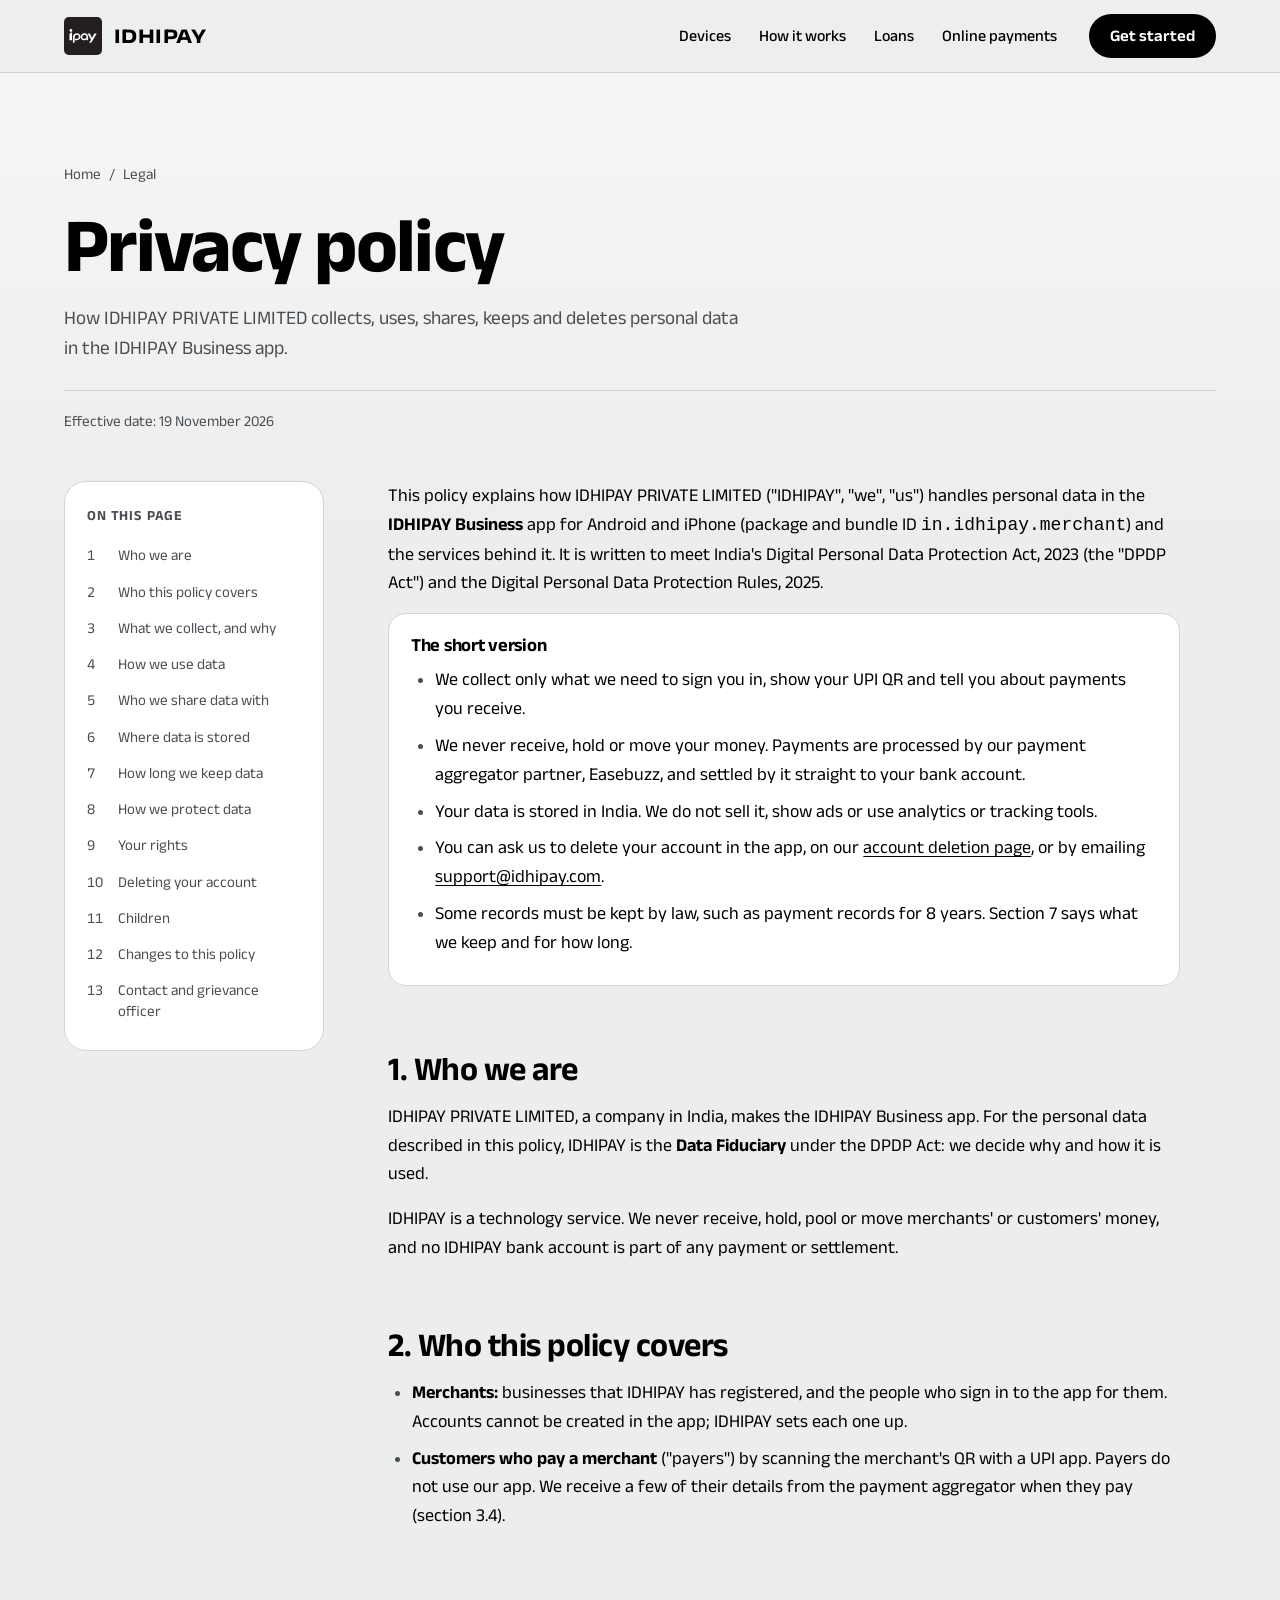
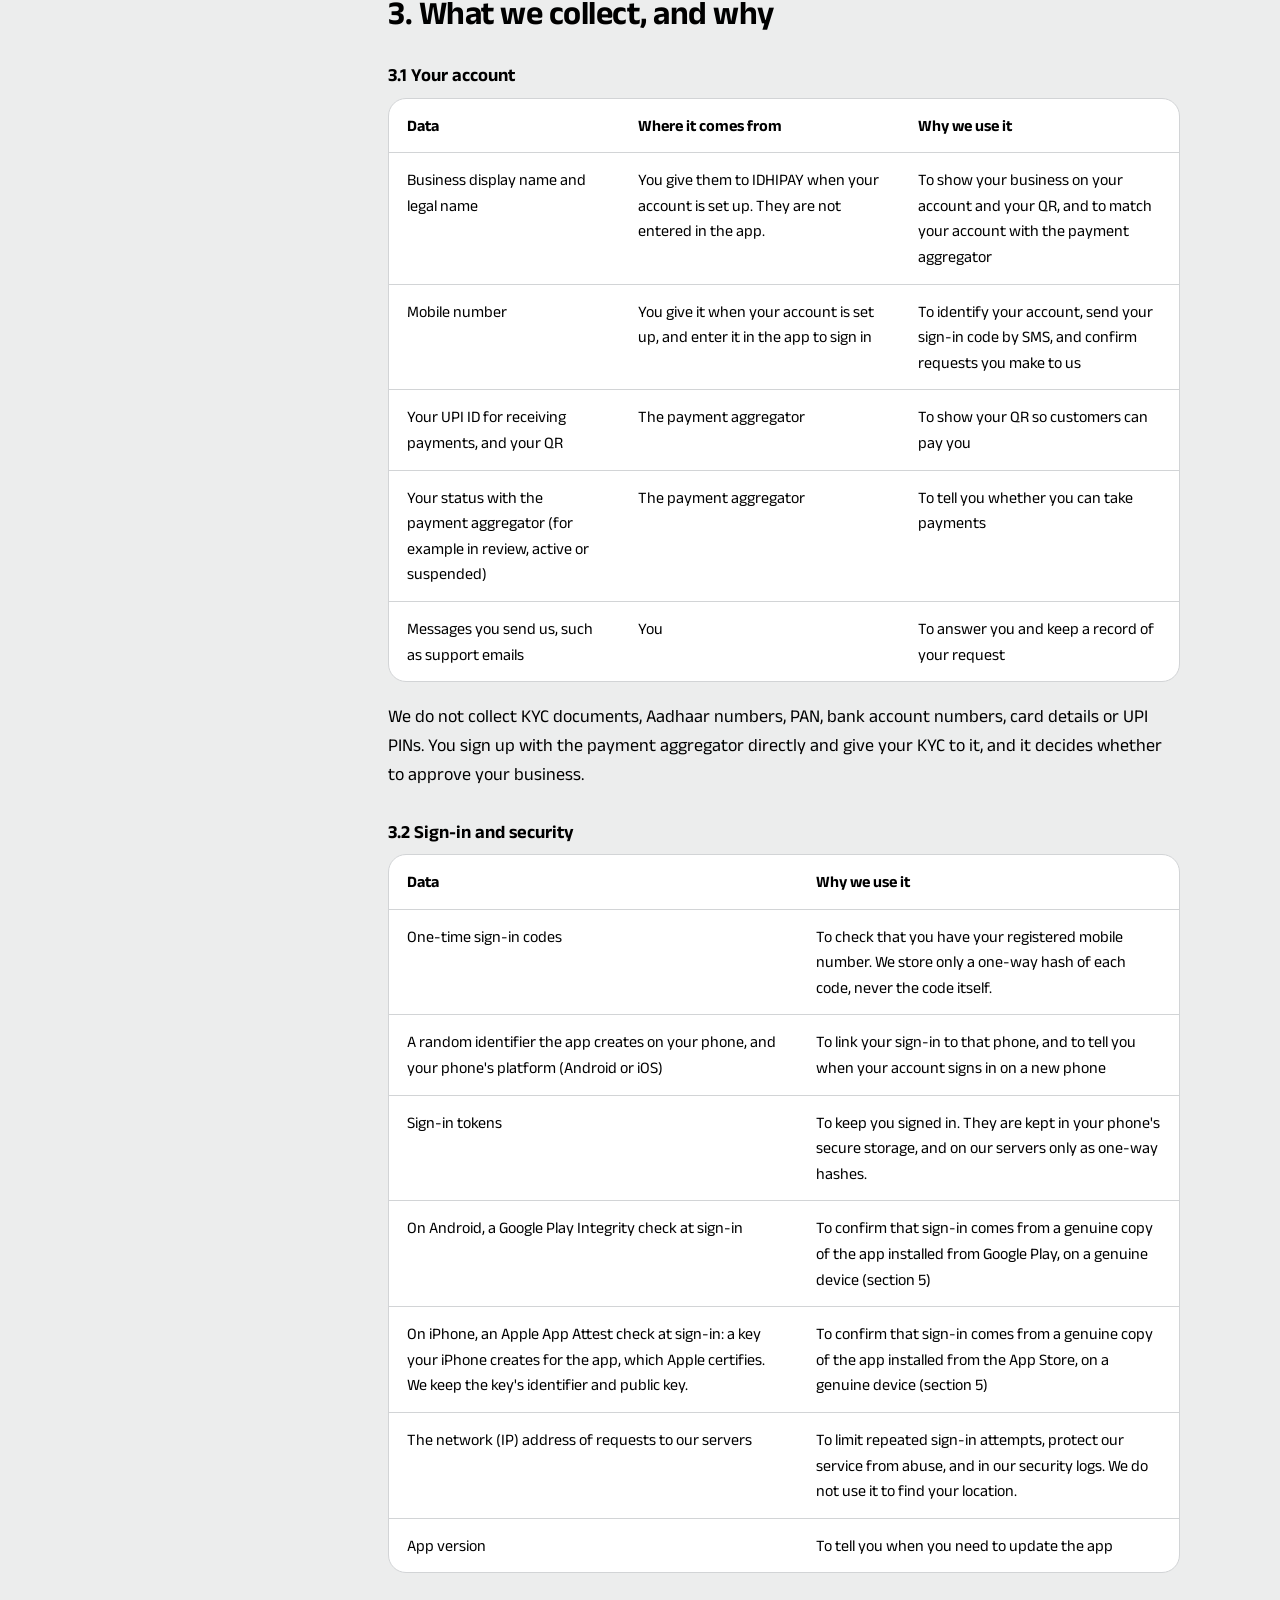
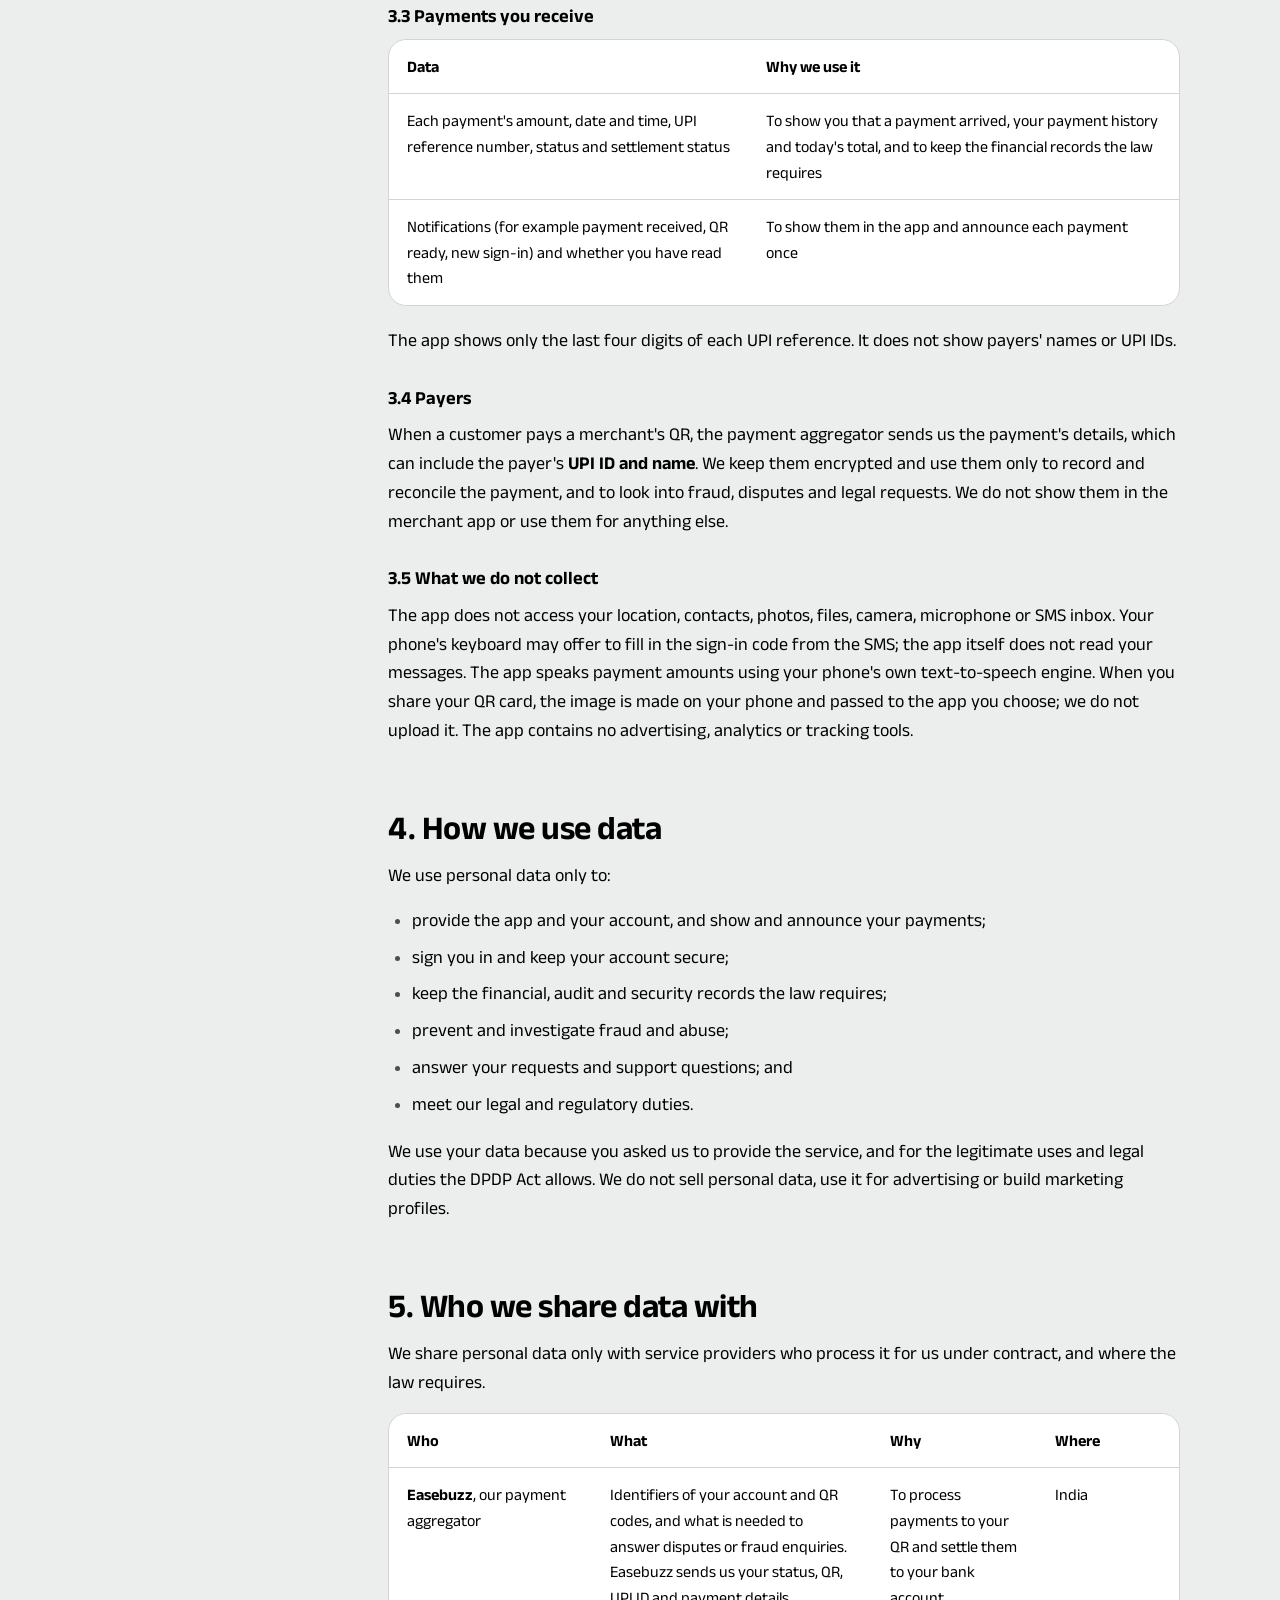
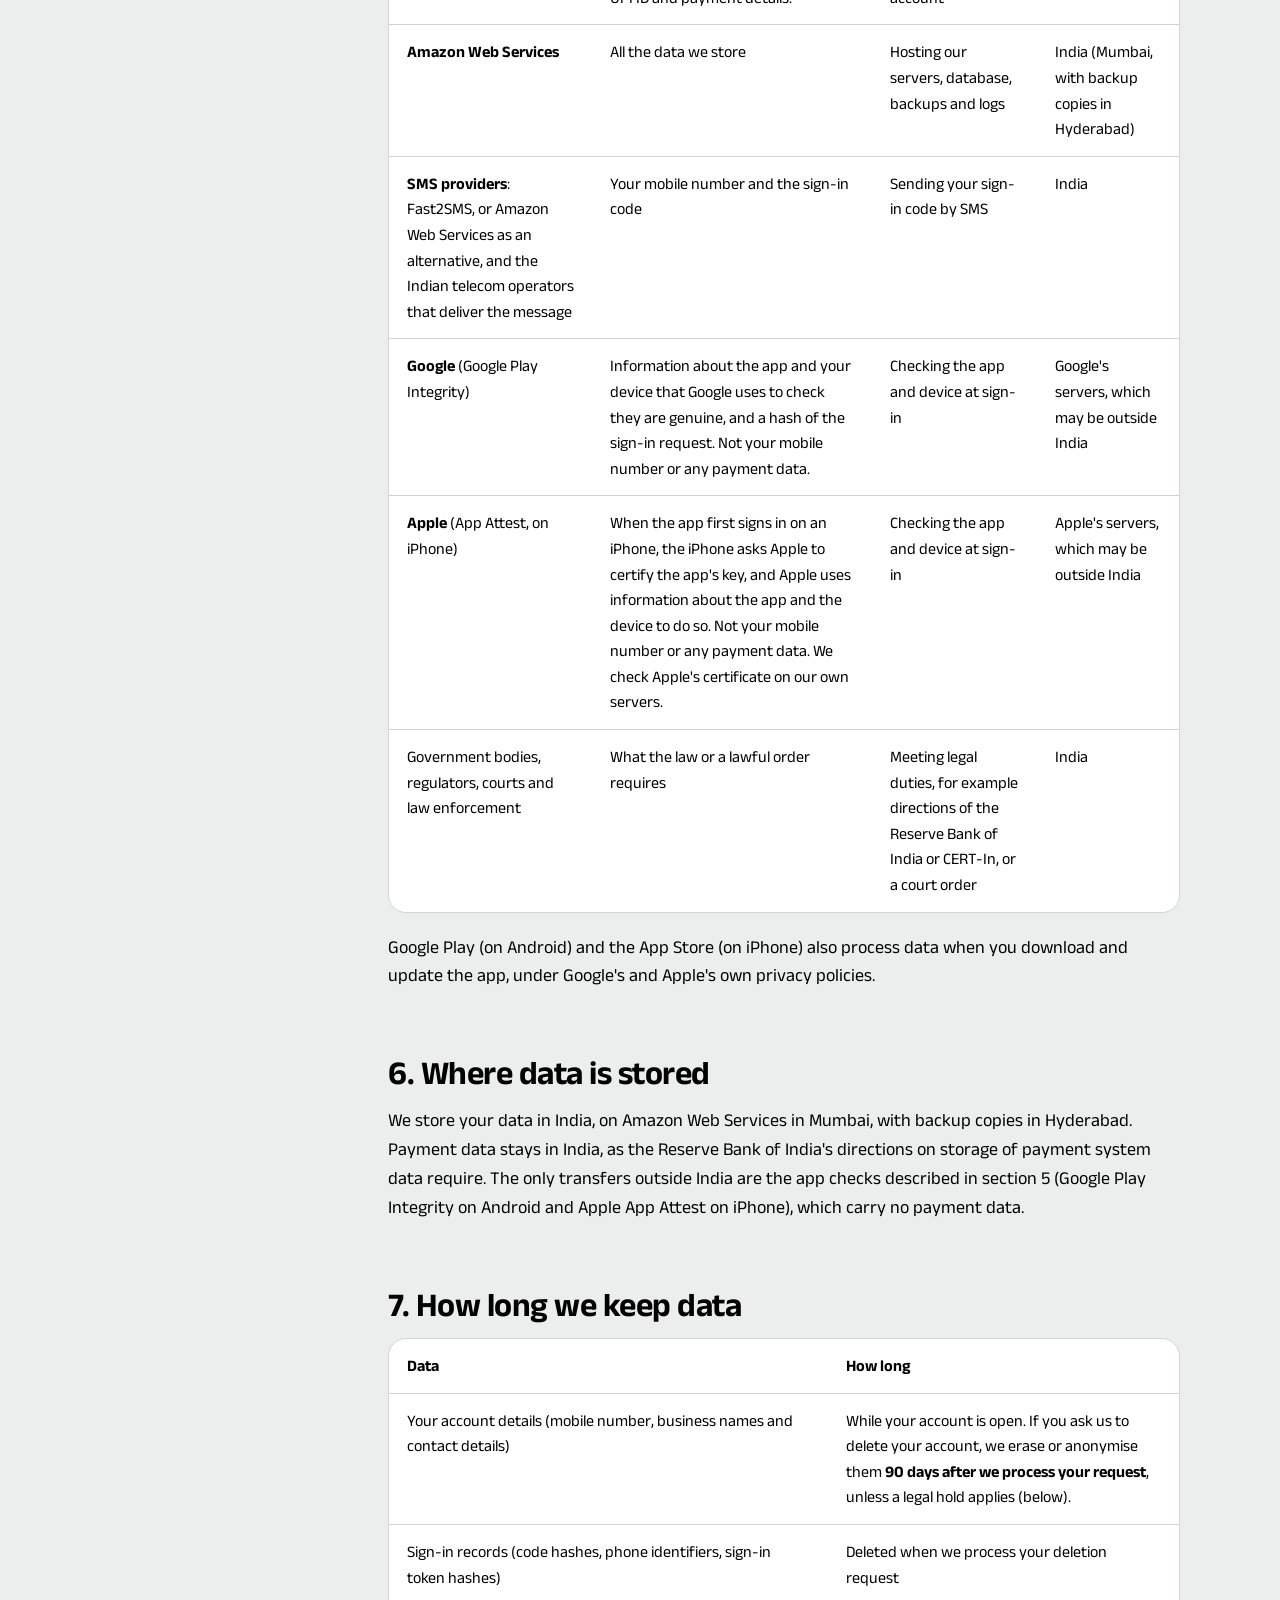
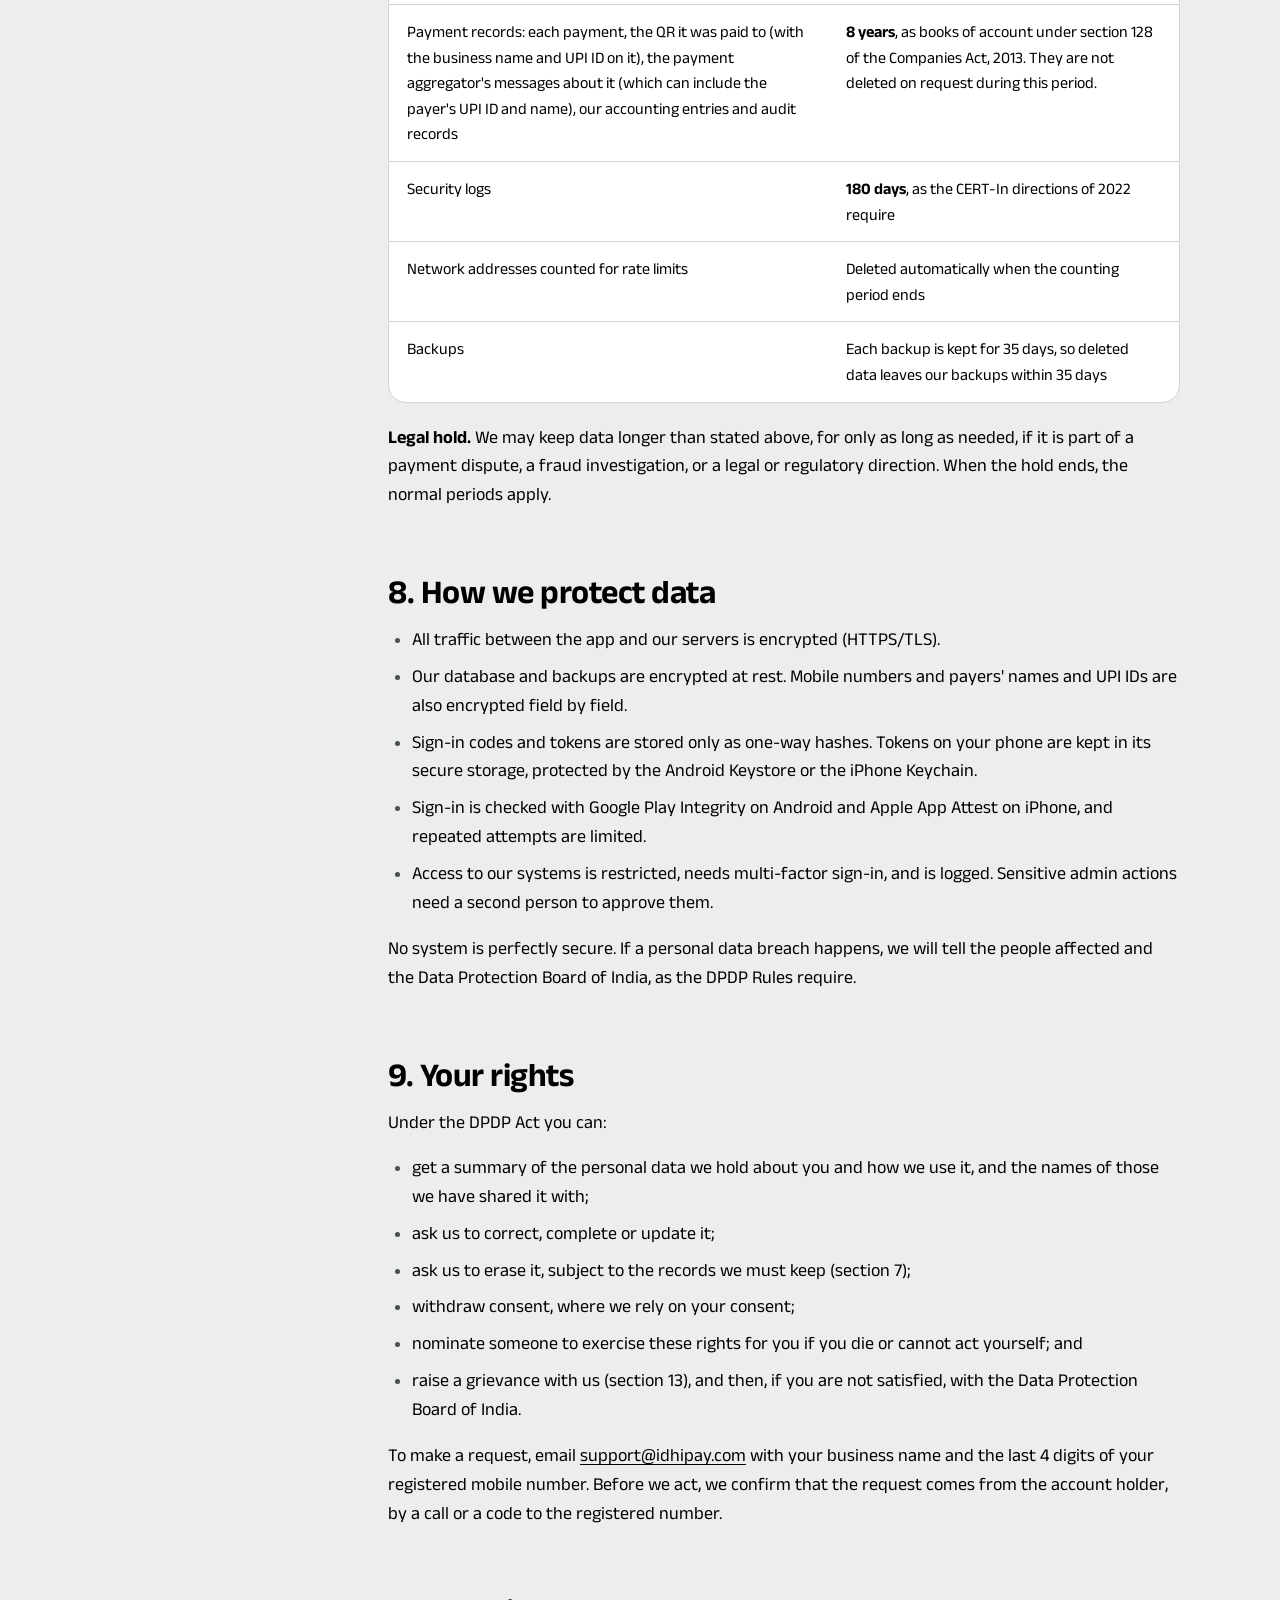
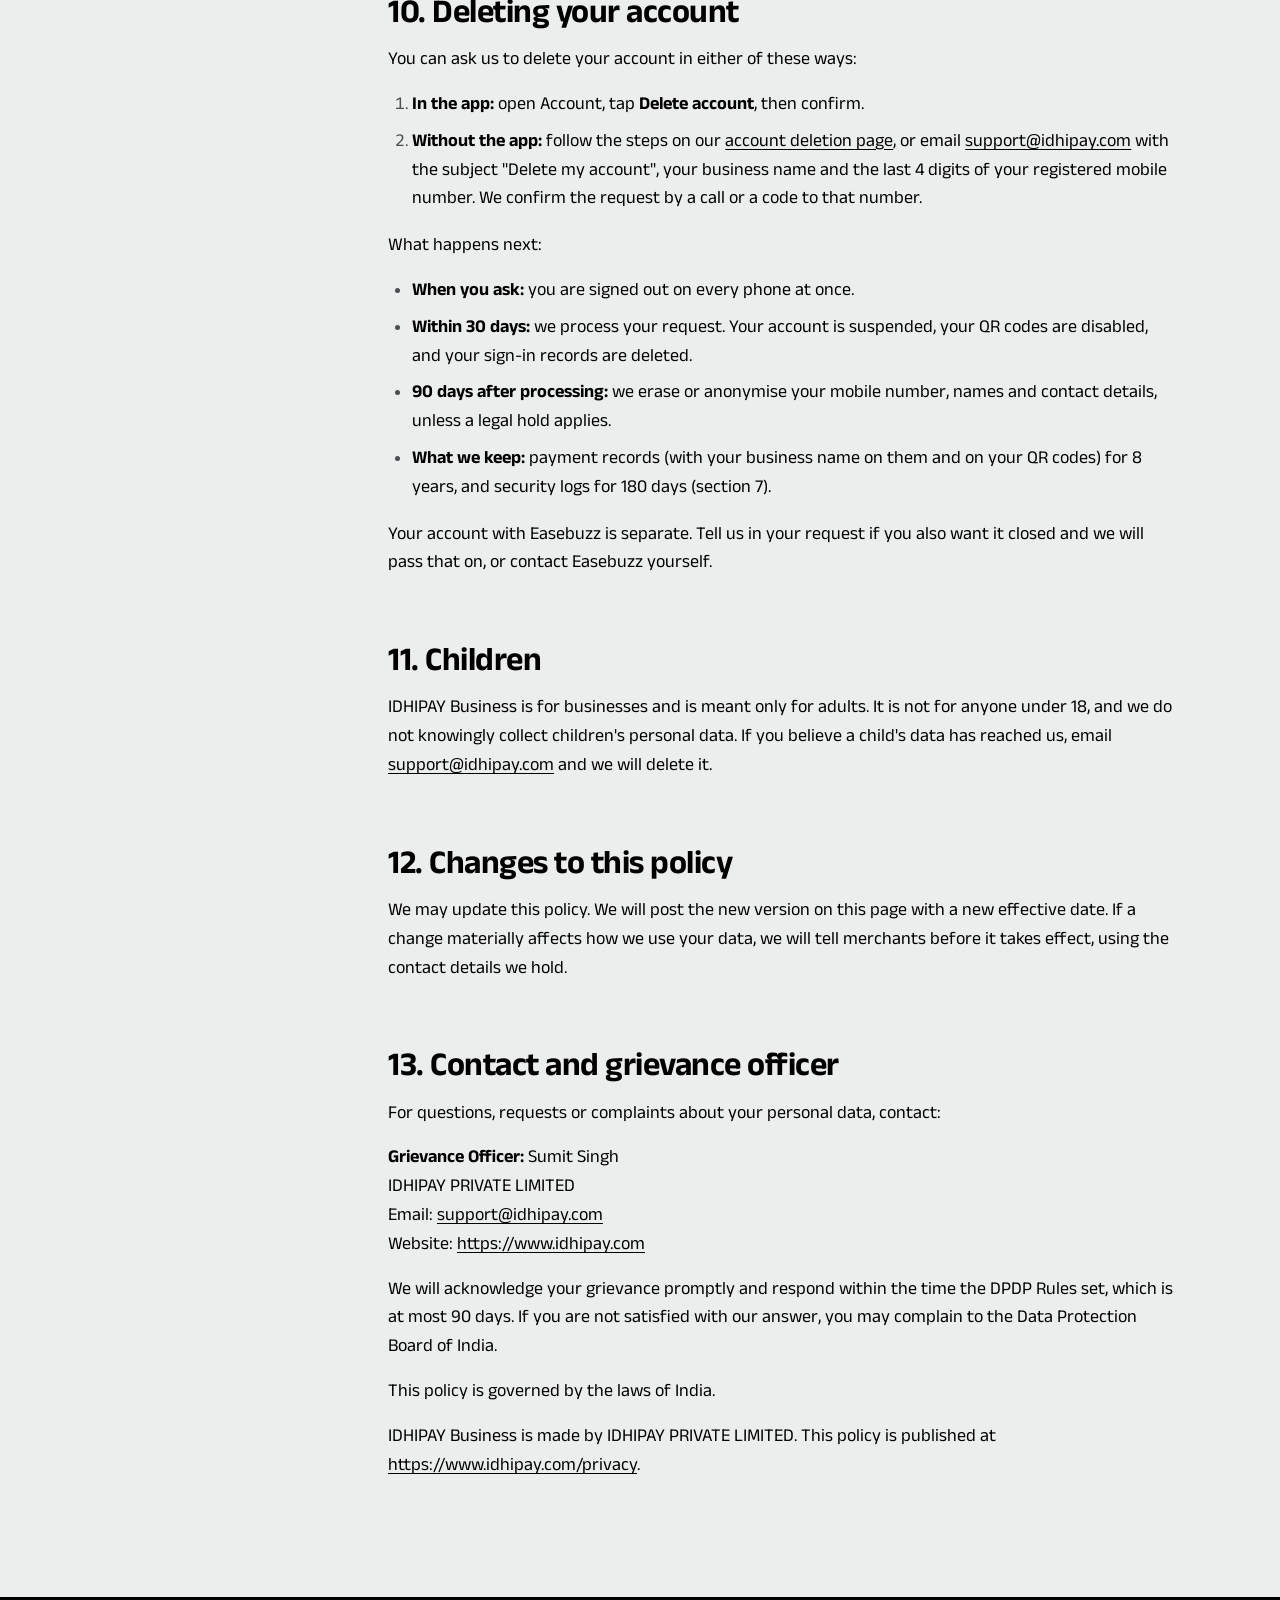
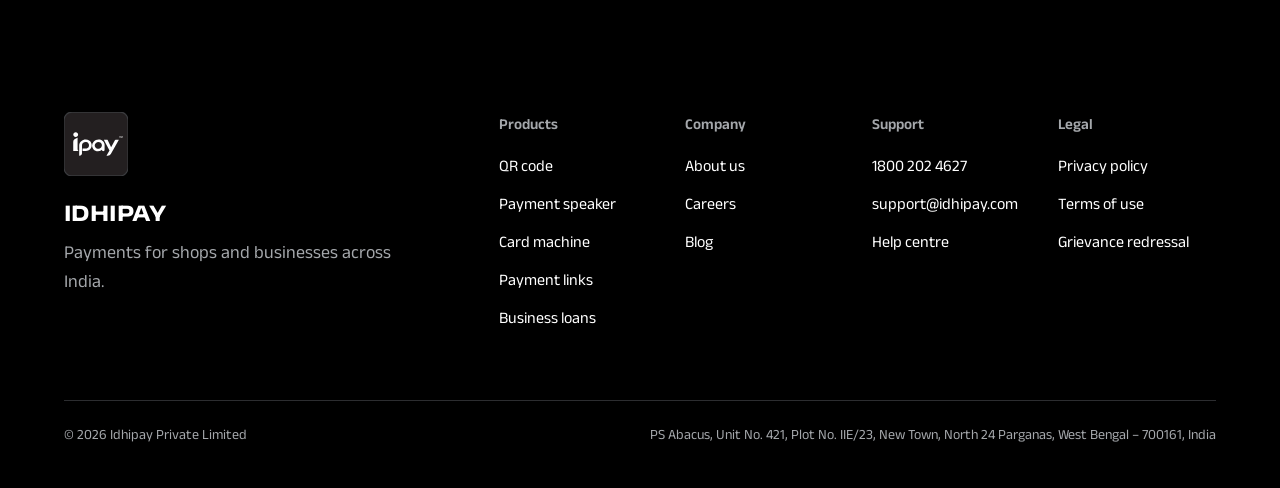
<file: privacy.html>
<!doctype html>
<html lang="en">
<head>
<meta charset="utf-8">
<meta name="viewport" content="width=device-width, initial-scale=1, viewport-fit=cover">
<title>Privacy policy | IDHIPAY</title>
<meta name="description" content="How IDHIPAY PRIVATE LIMITED collects, uses, shares, keeps and deletes personal data in the IDHIPAY Business app.">
<link rel="icon" href="data:image/svg+xml,<svg xmlns='http://www.w3.org/2000/svg' viewBox='0 0 1410 1410'><rect width='1410' height='1410' rx='182' fill='%23231F20'/><path transform='translate(192 -574) scale(1.961)' fill='%23fff' d='M 209.14 860.72 C 205.42 860.73 203.52 858.34 203.52 855.18 L 203.44 660.57 C 203.42 640.03 210.84 621.24 225.87 607.27 C 230.65 602.84 235.6 598.67 241.43 595.44 L 296.24 565.04 C 296.96 564.64 299.26 565.26 299.63 566.01 L 299.32 660.2 L 299.41 821.96 C 299.42 837.82 307.95 849.45 320.23 860.46 Z M 209.14 860.72  M 311.34 497.12 C 311.34 526.63 287.42 550.54 257.91 550.54 C 228.4 550.54 204.47 526.63 204.47 497.12 C 204.47 467.6 228.4 443.68 257.91 443.68 C 287.42 443.68 311.34 467.6 311.34 497.12 '/></svg>" type="image/svg+xml">
<link rel="icon" href="[data-uri]" sizes="32x32" type="image/png">
<link rel="apple-touch-icon" href="[data-uri]" sizes="180x180">
<meta name="apple-mobile-web-app-title" content="IDHIPAY">
<meta name="theme-color" content="#ECEDED" media="(prefers-color-scheme: light)">
<meta name="theme-color" content="#121314" media="(prefers-color-scheme: dark)">
<link rel="preconnect" href="https://fonts.googleapis.com">
<link rel="preconnect" href="https://fonts.gstatic.com" crossorigin>
<link rel="stylesheet" href="https://fonts.googleapis.com/css2?family=Anek+Latin:wdth,wght@75..125,300..800&display=swap">
<link rel="stylesheet" href="page.css">
</head>
<body>
<svg width="0" height="0" style="position:absolute" aria-hidden="true" focusable="false">
  <defs>
    <symbol id="ipay-tile" viewBox="0 0 1410.09 1410.09">
      <rect width="1410.09" height="1410.09" rx="181.89" style="fill:var(--tile-bg,#231F20);stroke:var(--tile-stroke,transparent);stroke-width:28"/>
      <use href="#ipay-wordmark"/>
    </symbol>
    <symbol id="ipay-tile-lg" viewBox="0 0 1410.09 1410.09">
      <rect width="1410.09" height="1410.09" rx="181.89" style="fill:var(--tile-bg,#231F20);stroke:var(--tile-stroke,transparent);stroke-width:28"/>
      <use href="#ipay-wordmark"/>
      <use href="#ipay-tm"/>
    </symbol>
    <path id="ipay-wordmark" style="fill:var(--mark-fill,#fff)" d="M 1165.76 691.24 L 1094.48 816.56 L 1035.18 919.46 C 1020.17 945.52 992.55 962.21 963.05 965.06 L 942.24 965.45 C 941.13 965.47 939.13 964.43 938.61 963.63 C 938.01 962.72 937.75 960.34 938.51 959.03 L 1002.37 848.61 L 902.86 660.6 L 880.84 618.79 C 879.79 615.34 881.76 610.72 885.78 610.72 L 948.75 610.77 C 954.48 610.77 958.94 614.96 961.72 619.41 L 985.42 668.35 L 1038.14 778.38 L 1121.59 620.19 C 1124.64 614.4 1131.16 611.8 1136.86 610.77 L 1200.68 610.79 C 1202.48 610.79 1204.76 612.01 1205.56 613.11 C 1206.39 614.23 1207.11 617.34 1206.3 618.78 Z M 735.55 809.74 C 770.67 817.39 806.78 801.21 824.72 770.63 C 836.08 751.25 837.88 728.48 829.75 707.59 C 818.59 678.89 791.17 659.91 760.2 659.37 C 719.73 658.67 681.77 688.98 677.17 729.47 C 672.9 767.15 698.25 801.61 735.55 809.74 M 852.98 860.27 C 841.56 855.77 834.54 845.26 834.66 832.95 L 814.86 845.91 C 794.31 857.54 771.75 864.13 748.05 864.34 C 708.82 864.57 672.55 847.94 647.33 818.09 C 606.46 769.72 610.19 702.29 652.81 655.71 C 703.39 600.43 793.51 590.14 852.21 638.46 C 869.46 652.65 881.95 671.03 888.68 692.3 C 891.99 702.72 894.59 713.1 894.58 724.26 L 894.49 838.27 C 894.48 849.73 884.16 858.59 874.28 861.37 C 866.8 863.49 860.23 863.13 852.98 860.27 M 475.89 806.23 C 507.13 806.19 535.99 787.36 547.26 758.66 C 563.96 716.18 537.3 669.79 492.59 661.41 C 465.69 656.37 437.48 665.08 417.75 684.26 C 403.5 698.1 396.14 716.25 396.13 736.13 L 396.03 913.78 C 396.02 926.48 388.7 937 380.37 945.56 C 368.83 955.16 356.3 962.39 341.67 966.13 C 340.26 966.81 334.78 966.35 334.79 963.63 L 334.88 733.15 C 334.89 698.06 353.28 665.49 379.57 643.31 C 406.81 620.33 441.31 608.23 476.72 607.6 C 532.76 606.59 582.03 635.02 602.19 687.64 C 619.78 733.56 609.17 785.29 573.5 819.64 C 549.44 842.82 516.93 857.2 483.24 858.4 L 411.13 858.77 C 410.08 858.78 408.37 856.78 408.37 855.83 L 408.38 809.51 C 408.38 808.2 409.44 806.31 410.84 806.31 Z M 209.14 860.72 C 205.42 860.73 203.52 858.34 203.52 855.18 L 203.44 660.57 C 203.42 640.03 210.84 621.24 225.87 607.27 C 230.65 602.84 235.6 598.67 241.43 595.44 L 296.24 565.04 C 296.96 564.64 299.26 565.26 299.63 566.01 L 299.32 660.2 L 299.41 821.96 C 299.42 837.82 307.95 849.45 320.23 860.46 Z M 311.34 497.12 C 311.34 526.63 287.42 550.54 257.91 550.54 C 228.4 550.54 204.47 526.63 204.47 497.12 C 204.47 467.6 228.4 443.68 257.91 443.68 C 287.42 443.68 311.34 467.6 311.34 497.12"/>
    <path id="ipay-tm" style="fill:var(--mark-fill,#fff)" d="M 1289.46 532.33 L 1289.46 566.24 L 1281.57 566.24 L 1281.37 543.31 L 1271.84 566.24 L 1265.96 566.24 L 1256.52 542.83 L 1256.52 566.24 L 1248.72 566.24 L 1248.72 532.33 L 1259.89 532.33 L 1269.14 556.13 L 1278.87 532.33 Z M 1219.53 532.33 L 1243.13 532.33 L 1243.13 538.88 L 1235.52 538.88 L 1235.61 566.24 L 1226.95 566.24 L 1227.13 538.88 L 1219.53 538.88 Z"/>
  </defs>
</svg>
<header class="site-header">
  <nav class="nav" aria-label="Main">
    <a class="brand" href="index.html">
      <svg class="tile" viewBox="0 0 1410.09 1410.09" aria-hidden="true" focusable="false"><use href="#ipay-tile"/></svg>
      <span>IDHIPAY</span>
    </a>
    <ul class="nav-links">
      <li><a href="index.html#qr">Devices</a></li>
      <li><a href="index.html#how-it-works">How it works</a></li>
      <li><a href="index.html#loans">Loans</a></li>
      <li><a href="index.html#online">Online payments</a></li>
    </ul>
    <a class="btn nav-cta" href="index.html#start">Get started</a>
    <button class="menu-toggle" type="button" aria-expanded="false" aria-controls="mobile-menu" aria-label="Open menu">
      <svg class="i-open" width="24" height="24" viewBox="0 0 24 24" fill="none" stroke="currentColor" stroke-width="2" stroke-linecap="round" aria-hidden="true"><path d="M4 8h16M4 16h16"/></svg>
      <svg class="i-close" width="24" height="24" viewBox="0 0 24 24" fill="none" stroke="currentColor" stroke-width="2" stroke-linecap="round" aria-hidden="true"><path d="M6 6l12 12M18 6L6 18"/></svg>
    </button>
  </nav>
  <div class="mobile-menu" id="mobile-menu" hidden>
    <ul>
      <li><a href="index.html#qr">Devices</a></li>
      <li><a href="index.html#how-it-works">How it works</a></li>
      <li><a href="index.html#loans">Loans</a></li>
      <li><a href="index.html#online">Online payments</a></li>
      <li><a href="index.html#start">Get started</a></li>
    </ul>
  </div>
</header>
<main id="top">
  <section class="page-head">
    <div class="wrap">
      <p class="crumb"><a href="index.html">Home</a> <span aria-hidden="true">/</span> Legal</p>
      <h1 class="page-title">Privacy policy</h1>
      <p class="page-lede">How IDHIPAY PRIVATE LIMITED collects, uses, shares, keeps and deletes personal data in the IDHIPAY Business app.</p>
      <p class="page-meta">Effective date: 19 November 2026</p>
    </div>
  </section>
  <section class="prose">
    <div class="wrap prose-grid">
      <nav class="toc" aria-label="On this page">
        <h2>On this page</h2>
        <ol>
        <li><a href="#who">Who we are</a></li>
        <li><a href="#for">Who this policy covers</a></li>
        <li><a href="#collect">What we collect, and why</a></li>
        <li><a href="#use">How we use data</a></li>
        <li><a href="#share">Who we share data with</a></li>
        <li><a href="#where">Where data is stored</a></li>
        <li><a href="#keep">How long we keep data</a></li>
        <li><a href="#security">How we protect data</a></li>
        <li><a href="#rights">Your rights</a></li>
        <li><a href="#delete">Deleting your account</a></li>
        <li><a href="#children">Children</a></li>
        <li><a href="#changes">Changes to this policy</a></li>
        <li><a href="#contact">Contact and grievance officer</a></li>
        </ol>
      </nav>
      <div class="prose-body">
<p>This policy explains how IDHIPAY PRIVATE LIMITED ("IDHIPAY", "we", "us") handles personal data in the <strong>IDHIPAY Business</strong> app for Android and iPhone (package and bundle ID <code>in.idhipay.merchant</code>) and the services behind it. It is written to meet India's Digital Personal Data Protection Act, 2023 (the "DPDP Act") and the Digital Personal Data Protection Rules, 2025.</p>

<section class="summary" aria-labelledby="short">
<h2 id="short">The short version</h2>
<ul>
<li>We collect only what we need to sign you in, show your UPI QR and tell you about payments you receive.</li>
<li>We never receive, hold or move your money. Payments are processed by our payment aggregator partner, Easebuzz, and settled by it straight to your bank account.</li>
<li>Your data is stored in India. We do not sell it, show ads or use analytics or tracking tools.</li>
<li>You can ask us to delete your account in the app, on our <a href="https://api.idhipay.in/v1/account-deletion">account deletion page</a>, or by emailing <a href="mailto:support@idhipay.com">support@idhipay.com</a>.</li>
<li>Some records must be kept by law, such as payment records for 8 years. Section 7 says what we keep and for how long.</li>
</ul>
</section>

<h2 id="who">1. Who we are</h2>
<p>IDHIPAY PRIVATE LIMITED, a company in India, makes the IDHIPAY Business app. For the personal data described in this policy, IDHIPAY is the <strong>Data Fiduciary</strong> under the DPDP Act: we decide why and how it is used.</p>
<p>IDHIPAY is a technology service. We never receive, hold, pool or move merchants' or customers' money, and no IDHIPAY bank account is part of any payment or settlement.</p>

<h2 id="for">2. Who this policy covers</h2>
<ul>
<li><strong>Merchants:</strong> businesses that IDHIPAY has registered, and the people who sign in to the app for them. Accounts cannot be created in the app; IDHIPAY sets each one up.</li>
<li><strong>Customers who pay a merchant</strong> ("payers") by scanning the merchant's QR with a UPI app. Payers do not use our app. We receive a few of their details from the payment aggregator when they pay (section 3.4).</li>
</ul>

<h2 id="collect">3. What we collect, and why</h2>

<h3>3.1 Your account</h3>
<div class="table-wrap">
<table>
<thead><tr><th>Data</th><th>Where it comes from</th><th>Why we use it</th></tr></thead>
<tbody>
<tr><td>Business display name and legal name</td><td>You give them to IDHIPAY when your account is set up. They are not entered in the app.</td><td>To show your business on your account and your QR, and to match your account with the payment aggregator</td></tr>
<tr><td>Mobile number</td><td>You give it when your account is set up, and enter it in the app to sign in</td><td>To identify your account, send your sign-in code by SMS, and confirm requests you make to us</td></tr>
<tr><td>Your UPI ID for receiving payments, and your QR</td><td>The payment aggregator</td><td>To show your QR so customers can pay you</td></tr>
<tr><td>Your status with the payment aggregator (for example in review, active or suspended)</td><td>The payment aggregator</td><td>To tell you whether you can take payments</td></tr>
<tr><td>Messages you send us, such as support emails</td><td>You</td><td>To answer you and keep a record of your request</td></tr>
</tbody>
</table>
</div>
<p>We do not collect KYC documents, Aadhaar numbers, PAN, bank account numbers, card details or UPI PINs. You sign up with the payment aggregator directly and give your KYC to it, and it decides whether to approve your business.</p>

<h3>3.2 Sign-in and security</h3>
<div class="table-wrap">
<table>
<thead><tr><th>Data</th><th>Why we use it</th></tr></thead>
<tbody>
<tr><td>One-time sign-in codes</td><td>To check that you have your registered mobile number. We store only a one-way hash of each code, never the code itself.</td></tr>
<tr><td>A random identifier the app creates on your phone, and your phone's platform (Android or iOS)</td><td>To link your sign-in to that phone, and to tell you when your account signs in on a new phone</td></tr>
<tr><td>Sign-in tokens</td><td>To keep you signed in. They are kept in your phone's secure storage, and on our servers only as one-way hashes.</td></tr>
<tr><td>On Android, a Google Play Integrity check at sign-in</td><td>To confirm that sign-in comes from a genuine copy of the app installed from Google Play, on a genuine device (section 5)</td></tr>
<tr><td>On iPhone, an Apple App Attest check at sign-in: a key your iPhone creates for the app, which Apple certifies. We keep the key's identifier and public key.</td><td>To confirm that sign-in comes from a genuine copy of the app installed from the App Store, on a genuine device (section 5)</td></tr>
<tr><td>The network (IP) address of requests to our servers</td><td>To limit repeated sign-in attempts, protect our service from abuse, and in our security logs. We do not use it to find your location.</td></tr>
<tr><td>App version</td><td>To tell you when you need to update the app</td></tr>
</tbody>
</table>
</div>

<h3>3.3 Payments you receive</h3>
<div class="table-wrap">
<table>
<thead><tr><th>Data</th><th>Why we use it</th></tr></thead>
<tbody>
<tr><td>Each payment's amount, date and time, UPI reference number, status and settlement status</td><td>To show you that a payment arrived, your payment history and today's total, and to keep the financial records the law requires</td></tr>
<tr><td>Notifications (for example payment received, QR ready, new sign-in) and whether you have read them</td><td>To show them in the app and announce each payment once</td></tr>
</tbody>
</table>
</div>
<p>The app shows only the last four digits of each UPI reference. It does not show payers' names or UPI IDs.</p>

<h3>3.4 Payers</h3>
<p>When a customer pays a merchant's QR, the payment aggregator sends us the payment's details, which can include the payer's <strong>UPI ID and name</strong>. We keep them encrypted and use them only to record and reconcile the payment, and to look into fraud, disputes and legal requests. We do not show them in the merchant app or use them for anything else.</p>

<h3>3.5 What we do not collect</h3>
<p>The app does not access your location, contacts, photos, files, camera, microphone or SMS inbox. Your phone's keyboard may offer to fill in the sign-in code from the SMS; the app itself does not read your messages. The app speaks payment amounts using your phone's own text-to-speech engine. When you share your QR card, the image is made on your phone and passed to the app you choose; we do not upload it. The app contains no advertising, analytics or tracking tools.</p>

<h2 id="use">4. How we use data</h2>
<p>We use personal data only to:</p>
<ul>
<li>provide the app and your account, and show and announce your payments;</li>
<li>sign you in and keep your account secure;</li>
<li>keep the financial, audit and security records the law requires;</li>
<li>prevent and investigate fraud and abuse;</li>
<li>answer your requests and support questions; and</li>
<li>meet our legal and regulatory duties.</li>
</ul>
<p>We use your data because you asked us to provide the service, and for the legitimate uses and legal duties the DPDP Act allows. We do not sell personal data, use it for advertising or build marketing profiles.</p>

<h2 id="share">5. Who we share data with</h2>
<p>We share personal data only with service providers who process it for us under contract, and where the law requires.</p>
<div class="table-wrap">
<table>
<thead><tr><th>Who</th><th>What</th><th>Why</th><th>Where</th></tr></thead>
<tbody>
<tr><td><strong>Easebuzz</strong>, our payment aggregator</td><td>Identifiers of your account and QR codes, and what is needed to answer disputes or fraud enquiries. Easebuzz sends us your status, QR, UPI ID and payment details.</td><td>To process payments to your QR and settle them to your bank account</td><td>India</td></tr>
<tr><td><strong>Amazon Web Services</strong></td><td>All the data we store</td><td>Hosting our servers, database, backups and logs</td><td>India (Mumbai, with backup copies in Hyderabad)</td></tr>
<tr><td><strong>SMS providers</strong>: Fast2SMS, or Amazon Web Services as an alternative, and the Indian telecom operators that deliver the message</td><td>Your mobile number and the sign-in code</td><td>Sending your sign-in code by SMS</td><td>India</td></tr>
<tr><td><strong>Google</strong> (Google Play Integrity)</td><td>Information about the app and your device that Google uses to check they are genuine, and a hash of the sign-in request. Not your mobile number or any payment data.</td><td>Checking the app and device at sign-in</td><td>Google's servers, which may be outside India</td></tr>
<tr><td><strong>Apple</strong> (App Attest, on iPhone)</td><td>When the app first signs in on an iPhone, the iPhone asks Apple to certify the app's key, and Apple uses information about the app and the device to do so. Not your mobile number or any payment data. We check Apple's certificate on our own servers.</td><td>Checking the app and device at sign-in</td><td>Apple's servers, which may be outside India</td></tr>
<tr><td>Government bodies, regulators, courts and law enforcement</td><td>What the law or a lawful order requires</td><td>Meeting legal duties, for example directions of the Reserve Bank of India or CERT-In, or a court order</td><td>India</td></tr>
</tbody>
</table>
</div>
<p>Google Play (on Android) and the App Store (on iPhone) also process data when you download and update the app, under Google's and Apple's own privacy policies.</p>

<h2 id="where">6. Where data is stored</h2>
<p>We store your data in India, on Amazon Web Services in Mumbai, with backup copies in Hyderabad. Payment data stays in India, as the Reserve Bank of India's directions on storage of payment system data require. The only transfers outside India are the app checks described in section 5 (Google Play Integrity on Android and Apple App Attest on iPhone), which carry no payment data.</p>

<h2 id="keep">7. How long we keep data</h2>
<div class="table-wrap">
<table>
<thead><tr><th>Data</th><th>How long</th></tr></thead>
<tbody>
<tr><td>Your account details (mobile number, business names and contact details)</td><td>While your account is open. If you ask us to delete your account, we erase or anonymise them <strong>90 days after we process your request</strong>, unless a legal hold applies (below).</td></tr>
<tr><td>Sign-in records (code hashes, phone identifiers, sign-in token hashes)</td><td>Deleted when we process your deletion request</td></tr>
<tr><td>Payment records: each payment, the QR it was paid to (with the business name and UPI ID on it), the payment aggregator's messages about it (which can include the payer's UPI ID and name), our accounting entries and audit records</td><td><strong>8 years</strong>, as books of account under section 128 of the Companies Act, 2013. They are not deleted on request during this period.</td></tr>
<tr><td>Security logs</td><td><strong>180 days</strong>, as the CERT-In directions of 2022 require</td></tr>
<tr><td>Network addresses counted for rate limits</td><td>Deleted automatically when the counting period ends</td></tr>
<tr><td>Backups</td><td>Each backup is kept for 35 days, so deleted data leaves our backups within 35 days</td></tr>
</tbody>
</table>
</div>
<p><strong>Legal hold.</strong> We may keep data longer than stated above, for only as long as needed, if it is part of a payment dispute, a fraud investigation, or a legal or regulatory direction. When the hold ends, the normal periods apply.</p>

<h2 id="security">8. How we protect data</h2>
<ul>
<li>All traffic between the app and our servers is encrypted (HTTPS/TLS).</li>
<li>Our database and backups are encrypted at rest. Mobile numbers and payers' names and UPI IDs are also encrypted field by field.</li>
<li>Sign-in codes and tokens are stored only as one-way hashes. Tokens on your phone are kept in its secure storage, protected by the Android Keystore or the iPhone Keychain.</li>
<li>Sign-in is checked with Google Play Integrity on Android and Apple App Attest on iPhone, and repeated attempts are limited.</li>
<li>Access to our systems is restricted, needs multi-factor sign-in, and is logged. Sensitive admin actions need a second person to approve them.</li>
</ul>
<p>No system is perfectly secure. If a personal data breach happens, we will tell the people affected and the Data Protection Board of India, as the DPDP Rules require.</p>

<h2 id="rights">9. Your rights</h2>
<p>Under the DPDP Act you can:</p>
<ul>
<li>get a summary of the personal data we hold about you and how we use it, and the names of those we have shared it with;</li>
<li>ask us to correct, complete or update it;</li>
<li>ask us to erase it, subject to the records we must keep (section 7);</li>
<li>withdraw consent, where we rely on your consent;</li>
<li>nominate someone to exercise these rights for you if you die or cannot act yourself; and</li>
<li>raise a grievance with us (section 13), and then, if you are not satisfied, with the Data Protection Board of India.</li>
</ul>
<p>To make a request, email <a href="mailto:support@idhipay.com">support@idhipay.com</a> with your business name and the last 4 digits of your registered mobile number. Before we act, we confirm that the request comes from the account holder, by a call or a code to the registered number.</p>

<h2 id="delete">10. Deleting your account</h2>
<p>You can ask us to delete your account in either of these ways:</p>
<ol>
<li><strong>In the app:</strong> open Account, tap <strong>Delete account</strong>, then confirm.</li>
<li><strong>Without the app:</strong> follow the steps on our <a href="https://api.idhipay.in/v1/account-deletion">account deletion page</a>, or email <a href="mailto:support@idhipay.com?subject=Delete%20my%20account">support@idhipay.com</a> with the subject "Delete my account", your business name and the last 4 digits of your registered mobile number. We confirm the request by a call or a code to that number.</li>
</ol>
<p>What happens next:</p>
<ul>
<li><strong>When you ask:</strong> you are signed out on every phone at once.</li>
<li><strong>Within 30 days:</strong> we process your request. Your account is suspended, your QR codes are disabled, and your sign-in records are deleted.</li>
<li><strong>90 days after processing:</strong> we erase or anonymise your mobile number, names and contact details, unless a legal hold applies.</li>
<li><strong>What we keep:</strong> payment records (with your business name on them and on your QR codes) for 8 years, and security logs for 180 days (section 7).</li>
</ul>
<p>Your account with Easebuzz is separate. Tell us in your request if you also want it closed and we will pass that on, or contact Easebuzz yourself.</p>

<h2 id="children">11. Children</h2>
<p>IDHIPAY Business is for businesses and is meant only for adults. It is not for anyone under 18, and we do not knowingly collect children's personal data. If you believe a child's data has reached us, email <a href="mailto:support@idhipay.com">support@idhipay.com</a> and we will delete it.</p>

<h2 id="changes">12. Changes to this policy</h2>
<p>We may update this policy. We will post the new version on this page with a new effective date. If a change materially affects how we use your data, we will tell merchants before it takes effect, using the contact details we hold.</p>

<h2 id="contact">13. Contact and grievance officer</h2>
<p>For questions, requests or complaints about your personal data, contact:</p>
<p><strong>Grievance Officer:</strong> Sumit Singh<br>
IDHIPAY PRIVATE LIMITED<br>
Email: <a href="mailto:support@idhipay.com">support@idhipay.com</a><br>
Website: <a href="https://www.idhipay.com">https://www.idhipay.com</a></p>
<p>We will acknowledge your grievance promptly and respond within the time the DPDP Rules set, which is at most 90 days. If you are not satisfied with our answer, you may complain to the Data Protection Board of India.</p>
<p>This policy is governed by the laws of India.</p>

<p>IDHIPAY Business is made by IDHIPAY PRIVATE LIMITED. This policy is published at <a href="https://www.idhipay.com/privacy">https://www.idhipay.com/privacy</a>.</p>
      </div>
    </div>
  </section>
</main>
<footer class="site-footer">
  <div class="wrap">
    <div class="footer-top">
      <div class="footer-brand">
        <svg class="tile" viewBox="0 0 1410.09 1410.09" aria-hidden="true" focusable="false"><use href="#ipay-tile-lg"/></svg>
        <p class="f-name">IDHIPAY</p>
        <p class="f-line">Payments for shops and businesses across India.</p>
      </div>
      <nav class="footer-cols" aria-label="Footer">
        <div>
          <h3>Products</h3>
          <ul>
            <li><a href="index.html#qr">QR code</a></li>
            <li><a href="index.html#speaker">Payment speaker</a></li>
            <li><a href="index.html#card-machine">Card machine</a></li>
            <li><a href="index.html#online">Payment links</a></li>
            <li><a href="index.html#loans">Business loans</a></li>
          </ul>
        </div>
        <div>
          <h3>Company</h3>
          <ul>
            <li><a href="about.html">About us</a></li>
            <li><a href="careers.html">Careers</a></li>
            <li><a href="blog.html">Blog</a></li>
          </ul>
        </div>
        <div>
          <h3>Support</h3>
          <ul>
            <li><a href="tel:18002024627">1800 202 4627</a></li>
            <li><a href="mailto:support@idhipay.com">support@idhipay.com</a></li>
            <li><a href="grievance.html">Help centre</a></li>
          </ul>
        </div>
        <div>
          <h3>Legal</h3>
          <ul>
            <li><a href="privacy.html">Privacy policy</a></li>
            <li><a href="terms.html">Terms of use</a></li>
            <li><a href="grievance.html">Grievance redressal</a></li>
          </ul>
        </div>
      </nav>
    </div>
    <div class="f-legal">
      <p>&copy; 2026 Idhipay Private Limited</p>
      <address>PS Abacus, Unit No. 421, Plot No. IIE/23, New Town, North 24 Parganas, West Bengal &ndash; 700161, India</address>
    </div>
  </div>
</footer>
<script>
(() => {
  const btn = document.querySelector('.menu-toggle');
  const menu = document.getElementById('mobile-menu');
  const set = open => {
    btn.setAttribute('aria-expanded', String(open));
    btn.setAttribute('aria-label', open ? 'Close menu' : 'Open menu');
    menu.hidden = !open;
  };
  btn.addEventListener('click', () => set(btn.getAttribute('aria-expanded') !== 'true'));
  document.addEventListener('keydown', e => {
    if (e.key === 'Escape' && btn.getAttribute('aria-expanded') === 'true') { set(false); btn.focus(); }
  });
})();
</script>
</body>
</html>
</file>
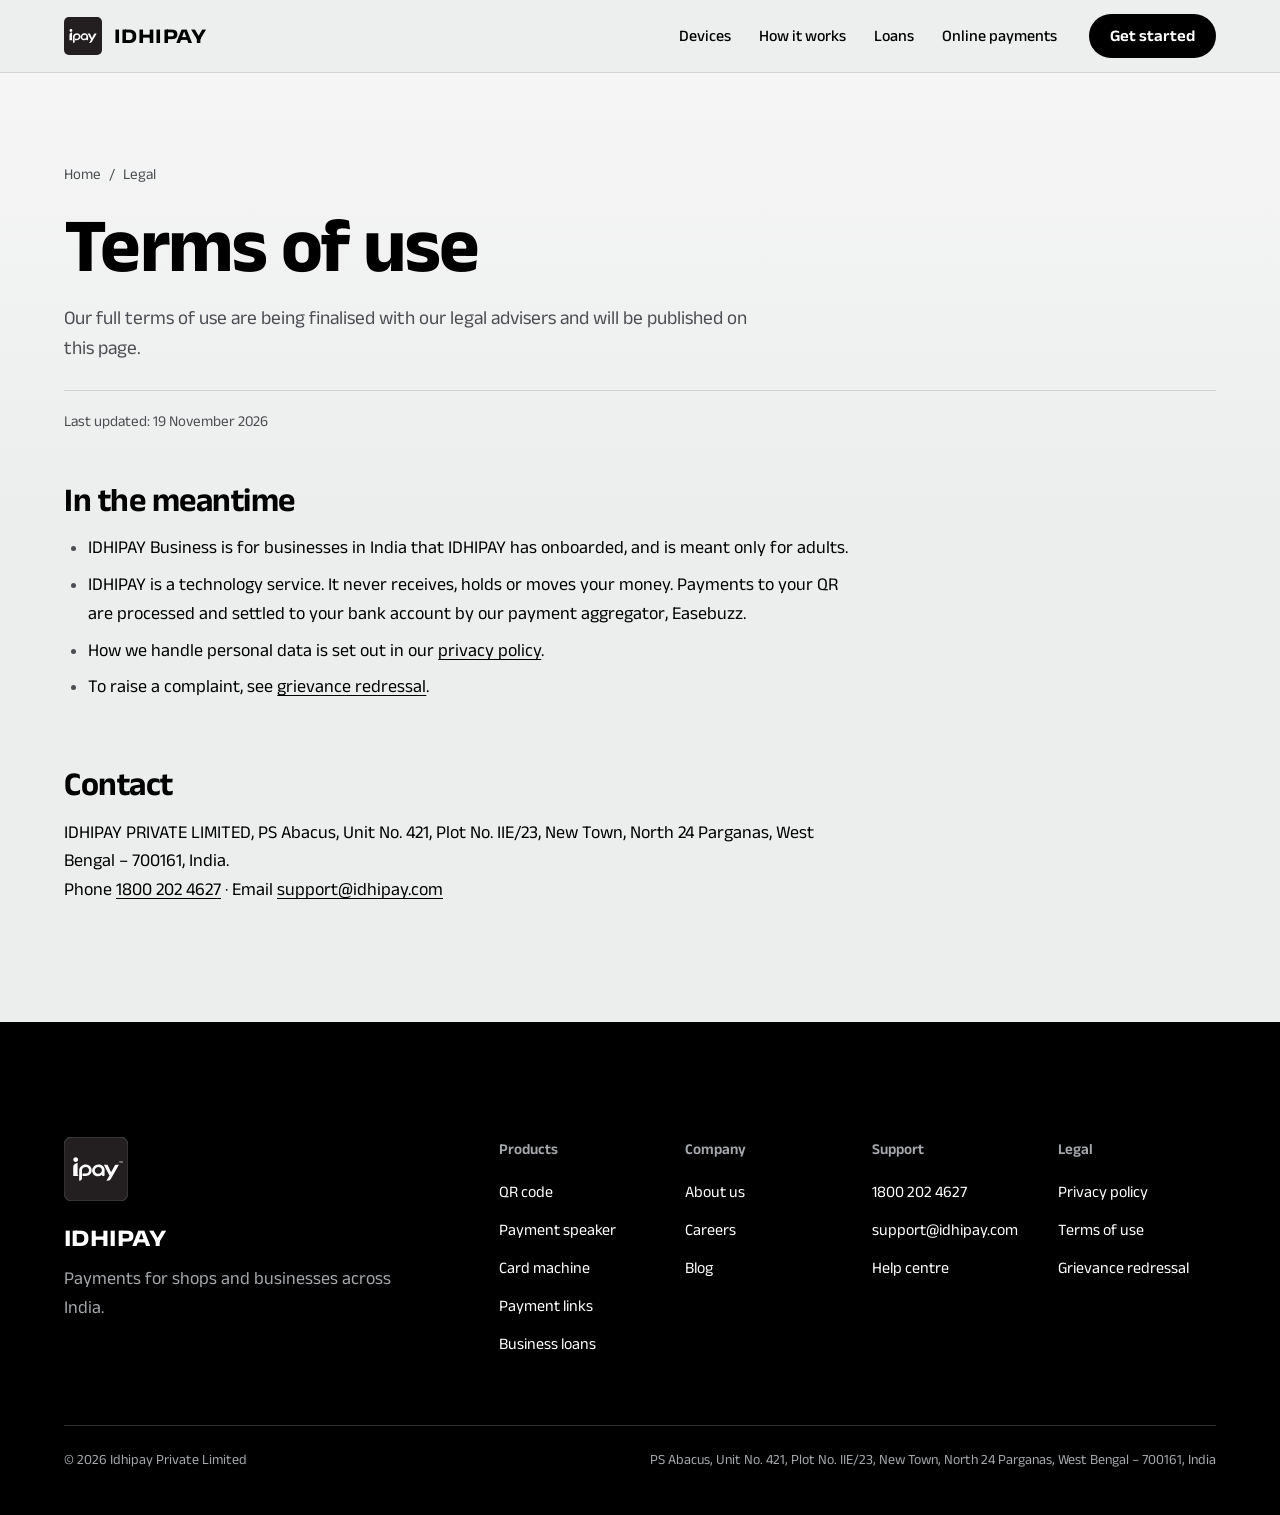
<file: terms.html>
<!doctype html>
<html lang="en">
<head>
<meta charset="utf-8">
<meta name="viewport" content="width=device-width, initial-scale=1, viewport-fit=cover">
<title>Terms of use | IDHIPAY</title>
<meta name="description" content="The terms on which IDHIPAY provides its services.">
<link rel="icon" href="data:image/svg+xml,<svg xmlns='http://www.w3.org/2000/svg' viewBox='0 0 1410 1410'><rect width='1410' height='1410' rx='182' fill='%23231F20'/><path transform='translate(192 -574) scale(1.961)' fill='%23fff' d='M 209.14 860.72 C 205.42 860.73 203.52 858.34 203.52 855.18 L 203.44 660.57 C 203.42 640.03 210.84 621.24 225.87 607.27 C 230.65 602.84 235.6 598.67 241.43 595.44 L 296.24 565.04 C 296.96 564.64 299.26 565.26 299.63 566.01 L 299.32 660.2 L 299.41 821.96 C 299.42 837.82 307.95 849.45 320.23 860.46 Z M 209.14 860.72  M 311.34 497.12 C 311.34 526.63 287.42 550.54 257.91 550.54 C 228.4 550.54 204.47 526.63 204.47 497.12 C 204.47 467.6 228.4 443.68 257.91 443.68 C 287.42 443.68 311.34 467.6 311.34 497.12 '/></svg>" type="image/svg+xml">
<link rel="icon" href="[data-uri]" sizes="32x32" type="image/png">
<link rel="apple-touch-icon" href="[data-uri]" sizes="180x180">
<meta name="apple-mobile-web-app-title" content="IDHIPAY">
<meta name="theme-color" content="#ECEDED" media="(prefers-color-scheme: light)">
<meta name="theme-color" content="#121314" media="(prefers-color-scheme: dark)">
<link rel="preconnect" href="https://fonts.googleapis.com">
<link rel="preconnect" href="https://fonts.gstatic.com" crossorigin>
<link rel="stylesheet" href="https://fonts.googleapis.com/css2?family=Anek+Latin:wdth,wght@75..125,300..800&display=swap">
<link rel="stylesheet" href="page.css">
</head>
<body>
<svg width="0" height="0" style="position:absolute" aria-hidden="true" focusable="false">
  <defs>
    <symbol id="ipay-tile" viewBox="0 0 1410.09 1410.09">
      <rect width="1410.09" height="1410.09" rx="181.89" style="fill:var(--tile-bg,#231F20);stroke:var(--tile-stroke,transparent);stroke-width:28"/>
      <use href="#ipay-wordmark"/>
    </symbol>
    <symbol id="ipay-tile-lg" viewBox="0 0 1410.09 1410.09">
      <rect width="1410.09" height="1410.09" rx="181.89" style="fill:var(--tile-bg,#231F20);stroke:var(--tile-stroke,transparent);stroke-width:28"/>
      <use href="#ipay-wordmark"/>
      <use href="#ipay-tm"/>
    </symbol>
    <path id="ipay-wordmark" style="fill:var(--mark-fill,#fff)" d="M 1165.76 691.24 L 1094.48 816.56 L 1035.18 919.46 C 1020.17 945.52 992.55 962.21 963.05 965.06 L 942.24 965.45 C 941.13 965.47 939.13 964.43 938.61 963.63 C 938.01 962.72 937.75 960.34 938.51 959.03 L 1002.37 848.61 L 902.86 660.6 L 880.84 618.79 C 879.79 615.34 881.76 610.72 885.78 610.72 L 948.75 610.77 C 954.48 610.77 958.94 614.96 961.72 619.41 L 985.42 668.35 L 1038.14 778.38 L 1121.59 620.19 C 1124.64 614.4 1131.16 611.8 1136.86 610.77 L 1200.68 610.79 C 1202.48 610.79 1204.76 612.01 1205.56 613.11 C 1206.39 614.23 1207.11 617.34 1206.3 618.78 Z M 735.55 809.74 C 770.67 817.39 806.78 801.21 824.72 770.63 C 836.08 751.25 837.88 728.48 829.75 707.59 C 818.59 678.89 791.17 659.91 760.2 659.37 C 719.73 658.67 681.77 688.98 677.17 729.47 C 672.9 767.15 698.25 801.61 735.55 809.74 M 852.98 860.27 C 841.56 855.77 834.54 845.26 834.66 832.95 L 814.86 845.91 C 794.31 857.54 771.75 864.13 748.05 864.34 C 708.82 864.57 672.55 847.94 647.33 818.09 C 606.46 769.72 610.19 702.29 652.81 655.71 C 703.39 600.43 793.51 590.14 852.21 638.46 C 869.46 652.65 881.95 671.03 888.68 692.3 C 891.99 702.72 894.59 713.1 894.58 724.26 L 894.49 838.27 C 894.48 849.73 884.16 858.59 874.28 861.37 C 866.8 863.49 860.23 863.13 852.98 860.27 M 475.89 806.23 C 507.13 806.19 535.99 787.36 547.26 758.66 C 563.96 716.18 537.3 669.79 492.59 661.41 C 465.69 656.37 437.48 665.08 417.75 684.26 C 403.5 698.1 396.14 716.25 396.13 736.13 L 396.03 913.78 C 396.02 926.48 388.7 937 380.37 945.56 C 368.83 955.16 356.3 962.39 341.67 966.13 C 340.26 966.81 334.78 966.35 334.79 963.63 L 334.88 733.15 C 334.89 698.06 353.28 665.49 379.57 643.31 C 406.81 620.33 441.31 608.23 476.72 607.6 C 532.76 606.59 582.03 635.02 602.19 687.64 C 619.78 733.56 609.17 785.29 573.5 819.64 C 549.44 842.82 516.93 857.2 483.24 858.4 L 411.13 858.77 C 410.08 858.78 408.37 856.78 408.37 855.83 L 408.38 809.51 C 408.38 808.2 409.44 806.31 410.84 806.31 Z M 209.14 860.72 C 205.42 860.73 203.52 858.34 203.52 855.18 L 203.44 660.57 C 203.42 640.03 210.84 621.24 225.87 607.27 C 230.65 602.84 235.6 598.67 241.43 595.44 L 296.24 565.04 C 296.96 564.64 299.26 565.26 299.63 566.01 L 299.32 660.2 L 299.41 821.96 C 299.42 837.82 307.95 849.45 320.23 860.46 Z M 311.34 497.12 C 311.34 526.63 287.42 550.54 257.91 550.54 C 228.4 550.54 204.47 526.63 204.47 497.12 C 204.47 467.6 228.4 443.68 257.91 443.68 C 287.42 443.68 311.34 467.6 311.34 497.12"/>
    <path id="ipay-tm" style="fill:var(--mark-fill,#fff)" d="M 1289.46 532.33 L 1289.46 566.24 L 1281.57 566.24 L 1281.37 543.31 L 1271.84 566.24 L 1265.96 566.24 L 1256.52 542.83 L 1256.52 566.24 L 1248.72 566.24 L 1248.72 532.33 L 1259.89 532.33 L 1269.14 556.13 L 1278.87 532.33 Z M 1219.53 532.33 L 1243.13 532.33 L 1243.13 538.88 L 1235.52 538.88 L 1235.61 566.24 L 1226.95 566.24 L 1227.13 538.88 L 1219.53 538.88 Z"/>
  </defs>
</svg>
<header class="site-header">
  <nav class="nav" aria-label="Main">
    <a class="brand" href="index.html">
      <svg class="tile" viewBox="0 0 1410.09 1410.09" aria-hidden="true" focusable="false"><use href="#ipay-tile"/></svg>
      <span>IDHIPAY</span>
    </a>
    <ul class="nav-links">
      <li><a href="index.html#qr">Devices</a></li>
      <li><a href="index.html#how-it-works">How it works</a></li>
      <li><a href="index.html#loans">Loans</a></li>
      <li><a href="index.html#online">Online payments</a></li>
    </ul>
    <a class="btn nav-cta" href="index.html#start">Get started</a>
    <button class="menu-toggle" type="button" aria-expanded="false" aria-controls="mobile-menu" aria-label="Open menu">
      <svg class="i-open" width="24" height="24" viewBox="0 0 24 24" fill="none" stroke="currentColor" stroke-width="2" stroke-linecap="round" aria-hidden="true"><path d="M4 8h16M4 16h16"/></svg>
      <svg class="i-close" width="24" height="24" viewBox="0 0 24 24" fill="none" stroke="currentColor" stroke-width="2" stroke-linecap="round" aria-hidden="true"><path d="M6 6l12 12M18 6L6 18"/></svg>
    </button>
  </nav>
  <div class="mobile-menu" id="mobile-menu" hidden>
    <ul>
      <li><a href="index.html#qr">Devices</a></li>
      <li><a href="index.html#how-it-works">How it works</a></li>
      <li><a href="index.html#loans">Loans</a></li>
      <li><a href="index.html#online">Online payments</a></li>
      <li><a href="index.html#start">Get started</a></li>
    </ul>
  </div>
</header>
<main id="top">
  <section class="page-head">
    <div class="wrap">
      <p class="crumb"><a href="index.html">Home</a> <span aria-hidden="true">/</span> Legal</p>
      <h1 class="page-title">Terms of use</h1>
      <p class="page-lede">Our full terms of use are being finalised with our legal advisers and will be published on this page.</p>
      <p class="page-meta">Last updated: 19 November 2026</p>
    </div>
  </section>
  <section class="prose">
    <div class="wrap">
      <div class="prose-body">
        <h2 id="meanwhile">In the meantime</h2>
        <ul>
          <li>IDHIPAY Business is for businesses in India that IDHIPAY has onboarded, and is meant only for adults.</li>
          <li>IDHIPAY is a technology service. It never receives, holds or moves your money. Payments to your QR are processed and settled to your bank account by our payment aggregator, Easebuzz.</li>
          <li>How we handle personal data is set out in our <a href="privacy.html">privacy policy</a>.</li>
          <li>To raise a complaint, see <a href="grievance.html">grievance redressal</a>.</li>
        </ul>

        <h2 id="contact-terms">Contact</h2>
        <p>IDHIPAY PRIVATE LIMITED, PS Abacus, Unit No. 421, Plot No. IIE/23, New Town, North 24 Parganas, West Bengal &ndash; 700161, India.<br>
        Phone <a href="tel:18002024627">1800 202 4627</a> &middot; Email <a href="mailto:support@idhipay.com">support@idhipay.com</a></p>
      </div>
    </div>
  </section>
</main>
<footer class="site-footer">
  <div class="wrap">
    <div class="footer-top">
      <div class="footer-brand">
        <svg class="tile" viewBox="0 0 1410.09 1410.09" aria-hidden="true" focusable="false"><use href="#ipay-tile-lg"/></svg>
        <p class="f-name">IDHIPAY</p>
        <p class="f-line">Payments for shops and businesses across India.</p>
      </div>
      <nav class="footer-cols" aria-label="Footer">
        <div>
          <h3>Products</h3>
          <ul>
            <li><a href="index.html#qr">QR code</a></li>
            <li><a href="index.html#speaker">Payment speaker</a></li>
            <li><a href="index.html#card-machine">Card machine</a></li>
            <li><a href="index.html#online">Payment links</a></li>
            <li><a href="index.html#loans">Business loans</a></li>
          </ul>
        </div>
        <div>
          <h3>Company</h3>
          <ul>
            <li><a href="about.html">About us</a></li>
            <li><a href="careers.html">Careers</a></li>
            <li><a href="blog.html">Blog</a></li>
          </ul>
        </div>
        <div>
          <h3>Support</h3>
          <ul>
            <li><a href="tel:18002024627">1800 202 4627</a></li>
            <li><a href="mailto:support@idhipay.com">support@idhipay.com</a></li>
            <li><a href="grievance.html">Help centre</a></li>
          </ul>
        </div>
        <div>
          <h3>Legal</h3>
          <ul>
            <li><a href="privacy.html">Privacy policy</a></li>
            <li><a href="terms.html">Terms of use</a></li>
            <li><a href="grievance.html">Grievance redressal</a></li>
          </ul>
        </div>
      </nav>
    </div>
    <div class="f-legal">
      <p>&copy; 2026 Idhipay Private Limited</p>
      <address>PS Abacus, Unit No. 421, Plot No. IIE/23, New Town, North 24 Parganas, West Bengal &ndash; 700161, India</address>
    </div>
  </div>
</footer>
<script>
(() => {
  const btn = document.querySelector('.menu-toggle');
  const menu = document.getElementById('mobile-menu');
  const set = open => {
    btn.setAttribute('aria-expanded', String(open));
    btn.setAttribute('aria-label', open ? 'Close menu' : 'Open menu');
    menu.hidden = !open;
  };
  btn.addEventListener('click', () => set(btn.getAttribute('aria-expanded') !== 'true'));
  document.addEventListener('keydown', e => {
    if (e.key === 'Escape' && btn.getAttribute('aria-expanded') === 'true') { set(false); btn.focus(); }
  });
})();
</script>
</body>
</html>
</file>
<file: page.css>
/* ============================================================
   IDHIPAY — shared styles for the content pages
   (about, careers, blog, privacy, terms, grievance)
   ============================================================ */
:root{
  --bg:#ECEDED; --bg-top:#F7F7F7; --raised:#FFFFFF;
  --text:#000000; --text-2:#4B4E52; --line:#D2D4D6;
  --btn-bg:#000000; --btn-fg:#FFFFFF; --btn-hover:#2A2A2A;
  --accent:#FFAE00; --accent-hover:#FFC23D; --on-accent:#000000;
  --void:#000000; --on-void:#FFFFFF; --on-void-2:#A4A7AB; --void-line:#2C2D30;
  --tile-bg:#231F20; --tile-stroke:transparent; --panel-glass:rgba(236,237,237,.86);
  --todo-bg:#FFF3CD; --todo-line:#E0A800; --todo-text:#5C4400;
  --font:"Anek Latin","Anek Latin Variable",ui-sans-serif,system-ui,-apple-system,"Segoe UI",Roboto,"Helvetica Neue",Arial,sans-serif;
  --gutter:clamp(20px,5vw,72px); --maxw:1320px; --nav-h:72px;
  color-scheme:light;
}
@media (prefers-color-scheme: dark){
  :root:not([data-theme="light"]){
    --bg:#121314; --bg-top:#191A1C; --raised:#1D1E20; --text:#F2F2F0; --text-2:#A8ABAF; --line:#303235;
    --btn-bg:#F2F2F0; --btn-fg:#000000; --btn-hover:#FFFFFF;
    --tile-stroke:#3A3B3E; --panel-glass:rgba(18,19,20,.84);
    --todo-bg:#3A2F00; --todo-line:#8A6D00; --todo-text:#FFE08A;
    color-scheme:dark;
  }
}
:root[data-theme="dark"]{
  --bg:#121314; --bg-top:#191A1C; --raised:#1D1E20; --text:#F2F2F0; --text-2:#A8ABAF; --line:#303235;
  --btn-bg:#F2F2F0; --btn-fg:#000000; --btn-hover:#FFFFFF;
  --tile-stroke:#3A3B3E; --panel-glass:rgba(18,19,20,.84);
  --todo-bg:#3A2F00; --todo-line:#8A6D00; --todo-text:#FFE08A;
  color-scheme:dark;
}

*,*::before,*::after{box-sizing:border-box}
html{-webkit-text-size-adjust:100%;text-size-adjust:100%;background:var(--bg);scroll-behavior:smooth}
body{
  margin:0;font-family:var(--font);font-size:18px;line-height:1.6;color:var(--text);
  background:var(--bg) linear-gradient(180deg,var(--bg-top) 0,var(--bg) 60vh) no-repeat;
  overflow-x:hidden;-webkit-font-smoothing:antialiased;-moz-osx-font-smoothing:grayscale;
}
a{color:inherit}
h1,h2,h3,h4,p,figure,ol,ul{margin:0}
ol,ul{padding:0}
button{font:inherit;color:inherit}
:focus-visible{outline:3px solid var(--accent);outline-offset:3px}
.sr-only{position:absolute!important;width:1px;height:1px;padding:0;margin:-1px;overflow:hidden;clip:rect(0 0 0 0);white-space:nowrap;border:0}
.wrap{width:100%;max-width:var(--maxw);margin:0 auto;padding:0 var(--gutter)}
.tile{display:block;flex:none}
main{position:relative}

/* ---------- buttons ---------- */
.btn{
  display:inline-flex;align-items:center;justify-content:center;gap:10px;
  min-height:52px;padding:0 26px;border-radius:999px;border:1.5px solid transparent;
  background:var(--btn-bg);color:var(--btn-fg);
  font-size:17px;font-weight:600;font-stretch:104%;line-height:1;text-decoration:none;cursor:pointer;white-space:nowrap;
  transition:background-color .2s ease,color .2s ease,border-color .2s ease,transform .15s ease;
}
.btn:hover{background:var(--btn-hover)}
.btn:active{transform:scale(.97)}
.btn-ghost{background:transparent;color:var(--text);border-color:currentColor}
.btn-ghost:hover{background:var(--text);color:var(--bg)}
.btn-accent{background:var(--accent);color:var(--on-accent)}
.btn-accent:hover{background:var(--accent-hover)}
.void .btn:not(.btn-accent):not(.btn-ghost){background:var(--on-void);color:var(--void)}

/* ---------- header ---------- */
.site-header{position:sticky;top:0;z-index:30;color:var(--text)}
.site-header::before{content:"";position:absolute;inset:0;background:var(--panel-glass);-webkit-backdrop-filter:saturate(1.4) blur(14px);backdrop-filter:saturate(1.4) blur(14px);box-shadow:0 1px 0 var(--line)}
.nav{position:relative;display:flex;align-items:center;gap:32px;height:var(--nav-h);max-width:var(--maxw);margin:0 auto;padding:0 var(--gutter)}
.brand{display:inline-flex;align-items:center;gap:12px;min-height:44px;text-decoration:none;font-weight:700;font-size:21px;font-stretch:118%;letter-spacing:.02em}
.brand .tile{width:38px;height:38px}
.nav-links{display:flex;gap:28px;list-style:none;margin-left:auto}
.nav-links a{position:relative;display:inline-flex;align-items:center;min-height:44px;text-decoration:none;font-size:16px;font-weight:500}
.nav-links a::after{content:"";position:absolute;left:0;right:0;bottom:8px;height:2px;background:currentColor;transform:scaleX(0);transform-origin:left;transition:transform .25s ease}
.nav-links a:hover::after{transform:scaleX(1)}
.nav-cta{min-height:44px;padding:0 20px;font-size:16px}
.menu-toggle{display:none;align-items:center;justify-content:center;width:44px;height:44px;border:0;border-radius:50%;background:transparent;cursor:pointer}
.menu-toggle .i-close{display:none}
.menu-toggle[aria-expanded="true"] .i-open{display:none}
.menu-toggle[aria-expanded="true"] .i-close{display:block}
.mobile-menu{position:relative;padding:4px var(--gutter) 24px;background:var(--panel-glass);-webkit-backdrop-filter:blur(14px);backdrop-filter:blur(14px)}
.mobile-menu ul{list-style:none;display:grid}
.mobile-menu a{display:flex;align-items:center;min-height:56px;font-size:22px;font-weight:600;text-decoration:none;border-bottom:1px solid var(--line)}
@media (max-width:1000px){
  .nav{gap:8px}
  .nav-links{display:none}
  .nav-cta{margin-left:auto}
  .menu-toggle{display:inline-flex}
}
@media (min-width:1001px){.mobile-menu{display:none!important}}
@media (max-width:380px){
  .brand{gap:8px;font-size:18px}
  .brand .tile{width:34px;height:34px}
  .nav-cta{padding:0 14px;font-size:15px}
}

/* ---------- page head ---------- */
.page-head{padding:clamp(48px,7vw,96px) 0 clamp(28px,4vw,48px)}
.crumb{display:flex;align-items:center;gap:8px;margin-bottom:22px;font-size:15px;color:var(--text-2)}
.crumb a{text-decoration:none}
.crumb a:hover{text-decoration:underline;text-underline-offset:3px}
.page-title{font-size:clamp(2.6rem,6vw,5rem);line-height:.95;font-weight:700;letter-spacing:-.022em;text-wrap:balance}
.page-lede{margin-top:22px;max-width:36em;font-size:clamp(18px,1.5vw,21px);color:var(--text-2)}
.page-meta{margin-top:26px;padding-top:18px;border-top:1px solid var(--line);font-size:15px;color:var(--text-2)}

/* ---------- prose ---------- */
.prose{padding-bottom:clamp(64px,8vw,120px)}
.prose-grid{display:grid;grid-template-columns:minmax(0,260px) minmax(0,1fr);gap:clamp(32px,5vw,80px);align-items:start}
.prose-body{max-width:44em}
.prose-body h2{margin:clamp(40px,5vw,64px) 0 14px;font-size:clamp(1.5rem,2.6vw,2.1rem);line-height:1.15;font-weight:650;letter-spacing:-.015em;scroll-margin-top:calc(var(--nav-h) + 20px)}
.prose-body h2:first-child{margin-top:0}
.prose-body h3{margin:28px 0 8px;font-size:1.15rem;font-weight:650}
.prose-body p{margin:0 0 16px}
.prose-body ul,.prose-body ol{margin:0 0 18px;padding-left:1.35em}
.prose-body li{margin-bottom:8px}
.prose-body li::marker{color:var(--text-2)}
.prose-body a{color:var(--text);text-underline-offset:3px;overflow-wrap:anywhere}
.prose-body strong{font-weight:650}
.prose-body hr{margin:clamp(40px,5vw,64px) 0;border:0;border-top:1px solid var(--line)}

/* table of contents */
.toc{position:sticky;top:calc(var(--nav-h) + 24px);padding:22px;border:1px solid var(--line);border-radius:22px;background:var(--raised)}
.toc h2{margin:0 0 12px;font-size:14px;font-weight:650;letter-spacing:.06em;text-transform:uppercase;color:var(--text-2)}
.toc ol{list-style:none;counter-reset:toc;display:grid;gap:2px}
.toc li{counter-increment:toc}
.toc a{display:flex;gap:10px;padding:7px 0;font-size:15px;line-height:1.35;text-decoration:none;color:var(--text-2)}
.toc a::before{content:counter(toc);flex:none;min-width:1.4em;font-variant-numeric:tabular-nums;color:var(--text-2)}
.toc a:hover{color:var(--text)}
@media (max-width:900px){
  .prose-grid{grid-template-columns:minmax(0,1fr)}
  .toc{position:static;order:-1}
}

/* tables */
.table-wrap{overflow-x:auto;margin:0 0 20px;border:1px solid var(--line);border-radius:18px;background:var(--raised)}
table{width:100%;border-collapse:collapse;font-size:16px}
th,td{padding:14px 18px;text-align:left;vertical-align:top;border-bottom:1px solid var(--line)}
th{font-weight:650;white-space:nowrap}
tr:last-child td{border-bottom:0}

/* placeholder marker — remove the class once the real detail is filled in */
.todo{background:var(--todo-bg);box-shadow:0 0 0 1px var(--todo-line);border-radius:4px;padding:0 5px;color:var(--todo-text);font-weight:600;overflow-wrap:anywhere;-webkit-box-decoration-break:clone;box-decoration-break:clone}
.note{margin:0 0 24px;padding:18px 20px;border-radius:18px;border:1px solid var(--todo-line);background:var(--todo-bg);color:var(--todo-text);font-size:16px}
.note strong{font-weight:700}

/* ---------- cards (about / careers / blog) ---------- */
.cards{list-style:none;display:grid;grid-template-columns:repeat(auto-fit,minmax(min(100%,260px),1fr));gap:clamp(18px,2.4vw,28px)}
.card{display:flex;flex-direction:column;gap:8px;padding:clamp(22px,2.6vw,30px);border:1px solid var(--line);border-radius:24px;background:var(--raised)}
.card h3{font-size:20px;line-height:1.2;font-weight:650}
.card p{font-size:16px;color:var(--text-2)}
.card-meta{font-size:14px;color:var(--text-2)}
a.card{text-decoration:none;transition:transform .18s ease,border-color .18s ease}
a.card:hover{transform:translateY(-3px);border-color:var(--text)}
.section{padding:clamp(40px,6vw,80px) 0}
.section-title{font-size:clamp(1.8rem,3.4vw,2.8rem);line-height:1;font-weight:650;letter-spacing:-.02em;margin-bottom:12px}
.section-lede{max-width:34em;margin-bottom:clamp(24px,3vw,40px);color:var(--text-2)}
.facts{list-style:none;display:grid;grid-template-columns:repeat(auto-fit,minmax(min(100%,220px),1fr));gap:clamp(20px,3vw,36px);padding-top:clamp(24px,3vw,36px);border-top:1px solid var(--line)}
.facts dt,.facts h3{margin-bottom:6px;font-size:15px;font-weight:650;color:var(--text-2)}
.facts dd,.facts p{margin:0;font-size:17px}

/* job list */
.jobs{list-style:none;display:grid;gap:12px}
.job{display:flex;flex-wrap:wrap;align-items:center;gap:8px 20px;padding:22px clamp(20px,2.4vw,28px);border:1px solid var(--line);border-radius:22px;background:var(--raised)}
.job h3{flex:1 1 14em;font-size:20px;font-weight:650}
.job-tag{font-size:15px;color:var(--text-2)}
.empty{padding:clamp(28px,4vw,44px);border:1px dashed var(--line);border-radius:24px;text-align:center;color:var(--text-2)}

/* contact strip */
.contact-strip{display:flex;flex-wrap:wrap;gap:12px;margin-top:28px}

/* ---------- footer ---------- */
.site-footer{position:relative;background:var(--void);color:var(--on-void);padding:clamp(72px,9vw,120px) 0 clamp(28px,4vw,44px)}
.site-footer .tile{--tile-stroke:#3A3B3E}
.footer-top{display:grid;grid-template-columns:minmax(0,4fr) minmax(0,8fr);gap:clamp(40px,6vw,96px)}
.footer-brand .tile{width:64px;height:64px}
.f-name{margin-top:18px;font-size:24px;font-weight:700;font-stretch:118%;letter-spacing:.02em}
.f-line{margin-top:6px;max-width:20em;color:var(--on-void-2)}
.footer-cols{display:grid;grid-template-columns:repeat(4,minmax(0,1fr));gap:28px}
.footer-cols h3{margin-bottom:12px;font-size:15px;font-weight:600;color:var(--on-void-2)}
.footer-cols ul{list-style:none;display:grid;gap:2px}
.footer-cols li{display:flex;align-items:center;min-height:36px;font-size:16px;overflow-wrap:anywhere}
.footer-cols a{text-decoration:none}
.footer-cols a:hover{text-decoration:underline;text-underline-offset:3px}
.f-legal{display:flex;flex-wrap:wrap;justify-content:space-between;gap:6px 32px;margin-top:clamp(40px,5vw,72px);padding-top:22px;border-top:1px solid var(--void-line);font-size:14px;color:var(--on-void-2)}
.f-legal address{max-width:46em;font-style:normal}
@media (max-width:1100px){.footer-top{grid-template-columns:1fr}}
@media (max-width:700px){.footer-cols{grid-template-columns:repeat(2,minmax(0,1fr))}}
@media (max-width:420px){.footer-cols{gap:20px}.footer-cols li{font-size:15px}}

@media (max-width:759px){body{font-size:17px}}
@media (prefers-reduced-motion: reduce){*,*::before,*::after{transition-duration:.01ms!important;animation-duration:.01ms!important;scroll-behavior:auto!important}}
.summary{margin:0 0 28px;padding:20px 22px;border:1px solid var(--line);border-radius:18px;background:var(--raised)}
.summary h2{margin:0 0 10px !important;font-size:1.15rem !important}
.summary ul{margin:0}
</file>
